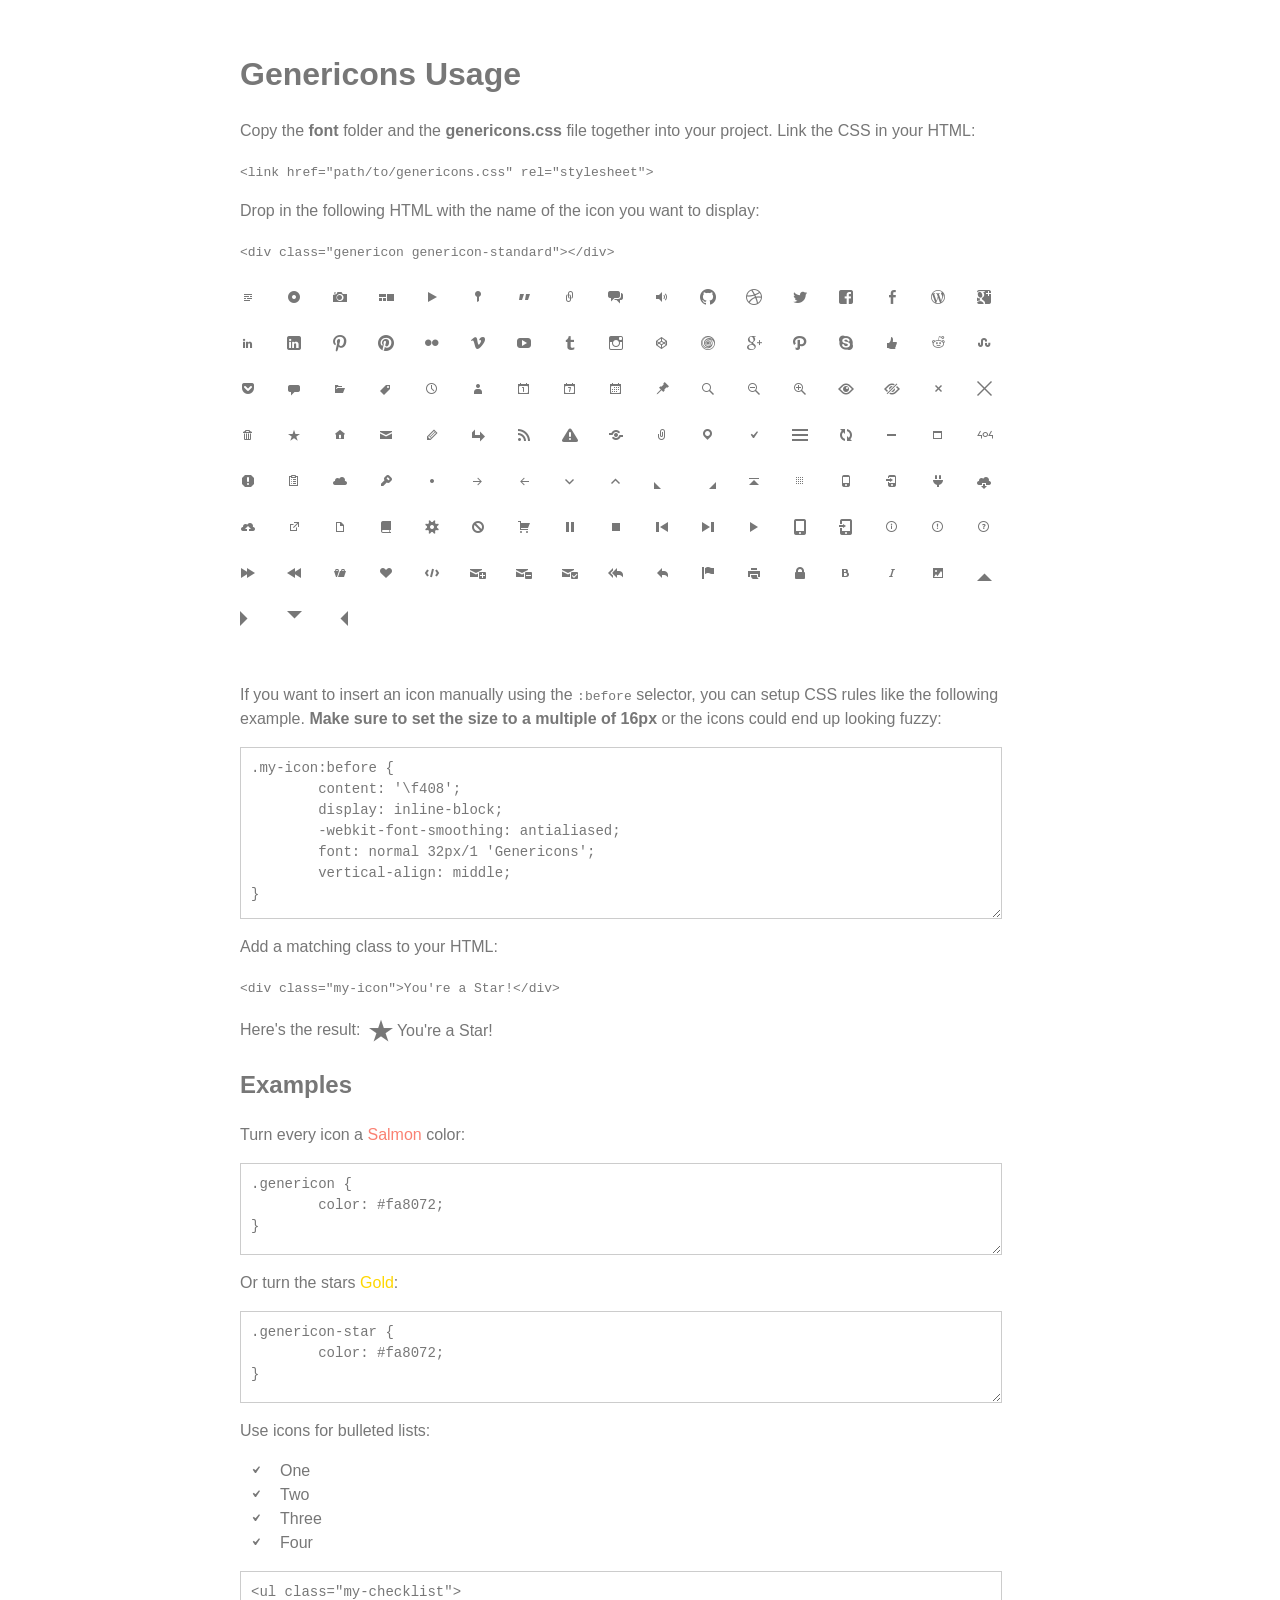
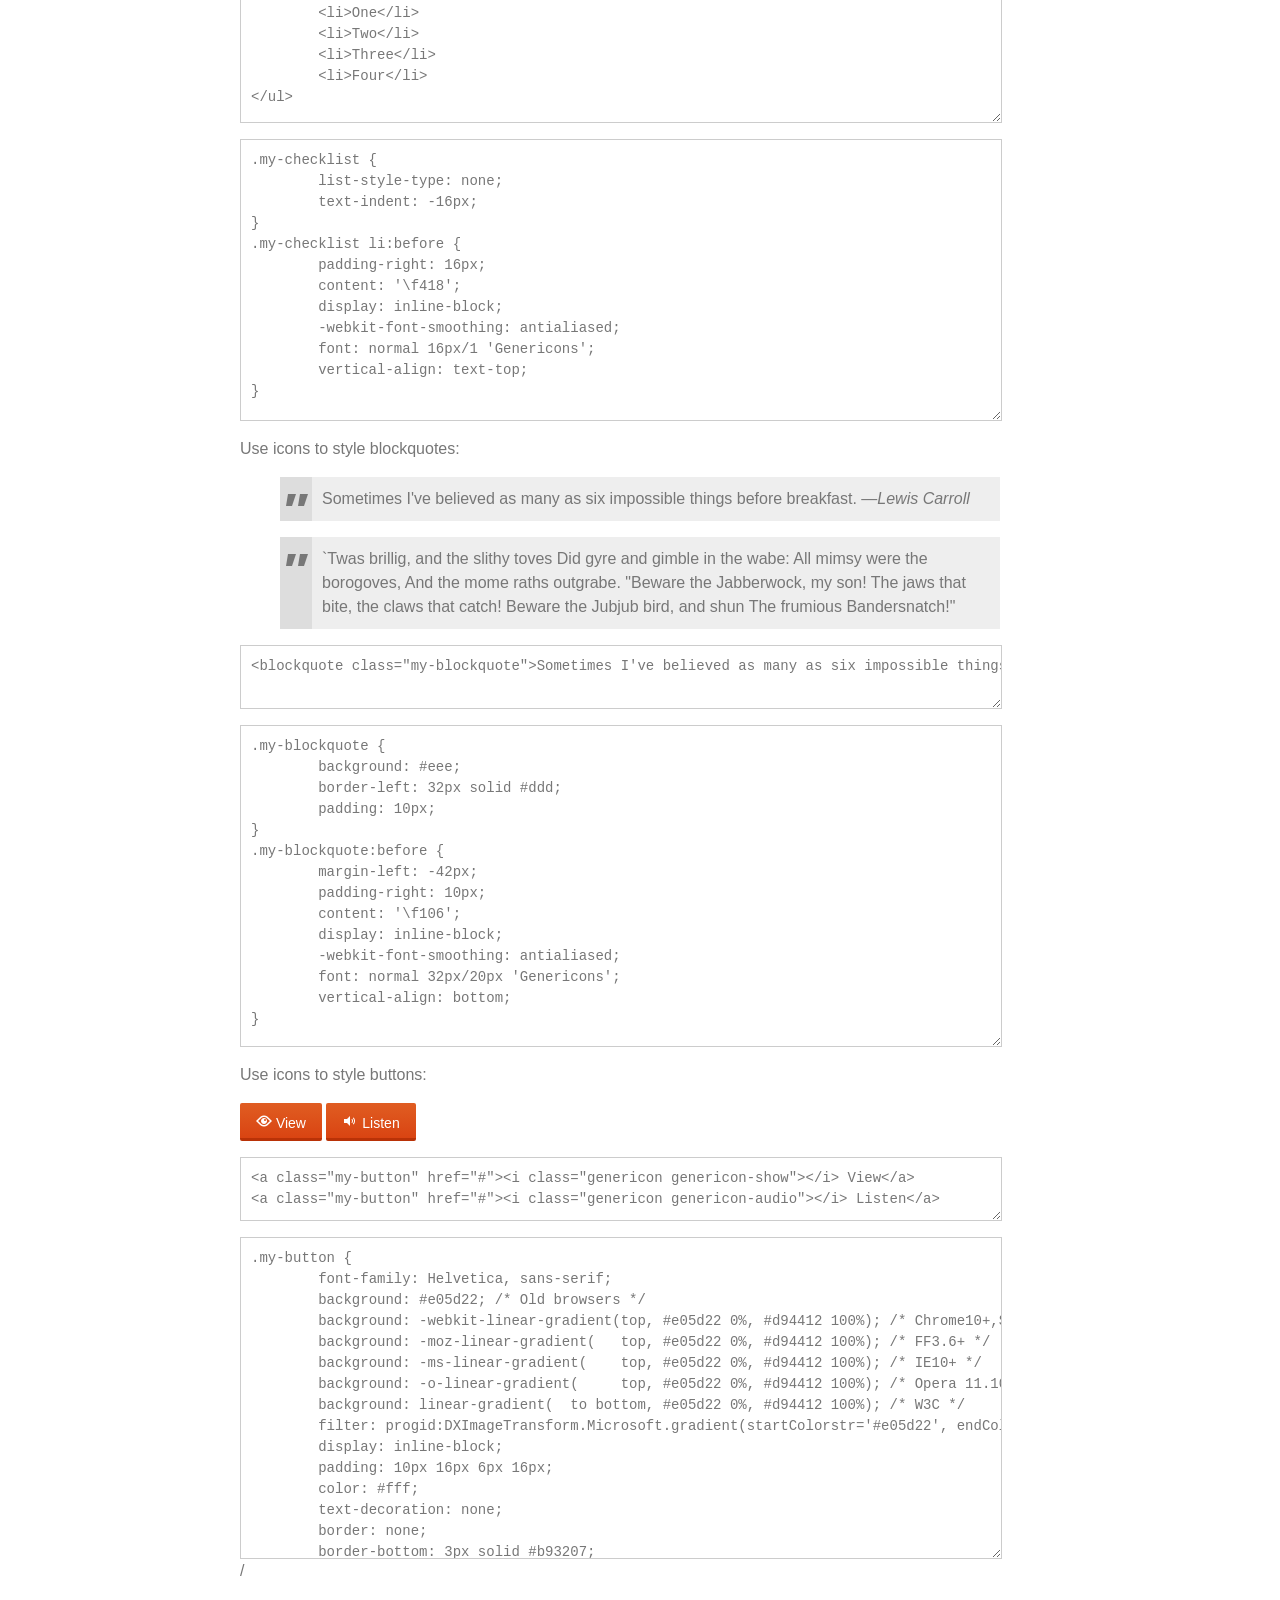
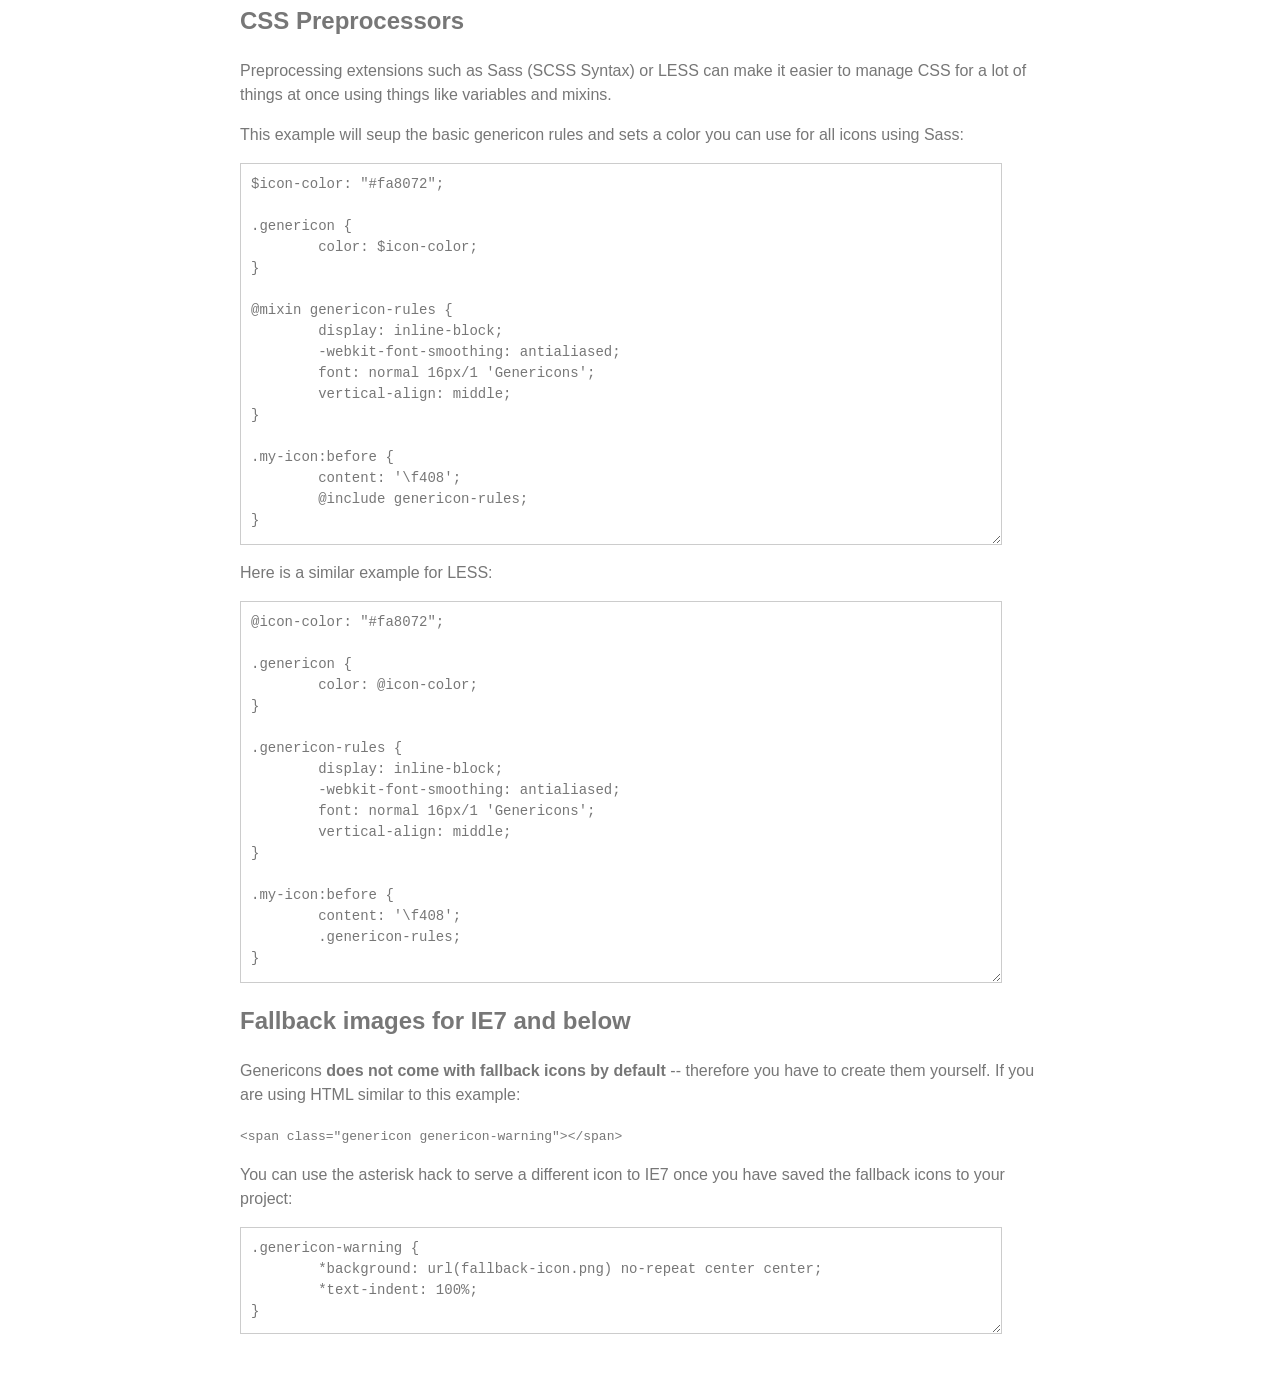
<file: themes/twentyfourteen/genericons/example.html>
<!DOCTYPE html>
<html dir="ltr" lang="en">
<head>
<title>Genericons</title>
<link rel="stylesheet" href="genericons.css">
<style type="text/css">
body {
	font-family: sans-serif;
	line-height: 1.5;
	width: 800px;
	margin: 50px auto;
	color: #777;
	background: white;
}
.icons {
	overflow: hidden;
	padding: 10px 0;
}
.icons div {
	cursor: pointer;
	float: left;
	margin: 0 30px 30px 0;
}
.icons:hover div {
	background: #f7f7f7;
}
.code {
        display: block;
        font: 14px/1.5 monospace;
        width: 740px;
        white-space: pre;
        border: 1px solid #ccc;
        padding: 10px;
        color: #777;
        overflow: auto;
}
.my-icon:before {
	content: '\f408';
        display: inline-block;
        -webkit-font-smoothing: antialiased;
        font: normal 32px/1 'Genericons';
        vertical-align: middle;
}
/* For the Examples */
.my-checklist {
	list-style-type: none;
	text-indent: -16px;
}
.my-checklist li:before {
	padding-right: 16px;
	content: '\f418';
        display: inline-block;
        -webkit-font-smoothing: antialiased;
        font: normal 16px/1 'Genericons';
        vertical-align: text-top;
}
.my-blockquote {
	background: #eee;
	border-left: 32px solid #ddd;
	padding: 10px;
}
.my-blockquote:before {
	margin-left: -42px;
	padding-right: 10px;
        content: '\f106';
        display: inline-block;
        -webkit-font-smoothing: antialiased;
        font: normal 32px/20px 'Genericons';
        vertical-align: bottom;
}
.my-button {
	font-family: Helvetica, sans-serif;
	font-size: 14px;
	background: #e05d22; /* Old browsers */
	background: -webkit-linear-gradient(top, #e05d22 0%, #d94412 100%); /* Chrome10+,Safari5.1+ */
	background: -moz-linear-gradient(   top, #e05d22 0%, #d94412 100%); /* FF3.6+ */
	background: -ms-linear-gradient(    top, #e05d22 0%, #d94412 100%); /* IE10+ */
	background: -o-linear-gradient(     top, #e05d22 0%, #d94412 100%); /* Opera 11.10+ */
	background: linear-gradient(  to bottom, #e05d22 0%, #d94412 100%); /* W3C */
	filter: progid:DXImageTransform.Microsoft.gradient(startColorstr='#e05d22', endColorstr='#d94412', GradientType=0); /* IE6-9 */
	display: inline-block;
	padding: 10px 16px 4px 16px;
	color: #fff;
	text-decoration: none;
	border: none;
	border-bottom: 3px solid #b93207;
	border-radius: 2px;
}
.my-button:hover,
.my-button:focus {
	background: #ed6a31; /* Old browsers */
	background: -webkit-linear-gradient(top, #ed6a31 0%, #e55627 100%); /* Chrome10+,Safari5.1+ */
	background: -moz-linear-gradient(   top, #ed6a31 0%, #e55627 100%); /* FF3.6+ */
	background: -ms-linear-gradient(    top, #ed6a31 0%, #e55627 100%); /* IE10+ */
	background: -o-linear-gradient(     top, #ed6a31 0%, #e55627 100%); /* Opera 11.10+ */
	background: linear-gradient(  to bottom, #ed6a31 0%, #e55627 100%); /* W3C */
	filter: progid:DXImageTransform.Microsoft.gradient(startColorstr='#ed6a31', endColorstr='#e55627', GradientType=0); /* IE6-9 */
	outline: none;
}
.my-button:active {
	background: #d94412; /* Old browsers */
	background: -webkit-linear-gradient(top, #d94412 0%, #e05d22 100%); /* Chrome10+,Safari5.1+ */
	background: -moz-linear-gradient(   top, #d94412 0%, #e05d22 100%); /* FF3.6+ */
	background: -ms-linear-gradient(    top, #d94412 0%, #e05d22 100%); /* IE10+ */
	background: -o-linear-gradient(     top, #d94412 0%, #e05d22 100%); /* Opera 11.10+ */
	background: linear-gradient(  to bottom, #d94412 0%, #e05d22 100%); /* W3C */
	filter: progid:DXImageTransform.Microsoft.gradient(startColorstr='#d94412', endColorstr='#e05d22', GradientType=0); /* IE6-9 */
	border: none;
	border-top: 3px solid #b93207;
	padding: 6px 16px 7px 16px;
}
</style>
</head>
<body>

<div class="section">

	<h1>Genericons Usage</h1>

	<p>Copy the <strong>font</strong> folder and the <strong>genericons.css</strong> file together into your project. Link the CSS in your HTML:</p>

	<p><code>&lt;link href="path/to/genericons.css" rel="stylesheet"&gt;</code></p>

	<p>Drop in the following HTML with the name of the icon you want to display:</p>

	<p><code>&lt;div class="genericon genericon-standard"&gt;&lt;/div&gt;</code></p>

	<div class="icons">
	
		<!-- post formats -->
		<div alt="f100" class="genericon genericon-standard"></div>
		<div alt="f101" class="genericon genericon-aside"></div>
		<div alt="f102" class="genericon genericon-image"></div>
		<div alt="f103" class="genericon genericon-gallery"></div>
		<div alt="f104" class="genericon genericon-video"></div>
		<div alt="f105" class="genericon genericon-status"></div>
		<div alt="f106" class="genericon genericon-quote"></div>
		<div alt="f107" class="genericon genericon-link"></div>
		<div alt="f108" class="genericon genericon-chat"></div>
		<div alt="f109" class="genericon genericon-audio"></div>

		<!-- social icons -->
		<div alt="f200" class="genericon genericon-github"></div>
		<div alt="f201" class="genericon genericon-dribbble"></div>
		<div alt="f202" class="genericon genericon-twitter"></div>
		<div alt="f203" class="genericon genericon-facebook"></div>
		<div alt="f204" class="genericon genericon-facebook-alt"></div>
		<div alt="f205" class="genericon genericon-wordpress"></div>
		<div alt="f206" class="genericon genericon-googleplus"></div>
		<div alt="f207" class="genericon genericon-linkedin"></div>
		<div alt="f208" class="genericon genericon-linkedin-alt"></div>
		<div alt="f209" class="genericon genericon-pinterest"></div>
		<div alt="f210" class="genericon genericon-pinterest-alt"></div>
		<div alt="f211" class="genericon genericon-flickr"></div>
		<div alt="f212" class="genericon genericon-vimeo"></div>
		<div alt="f213" class="genericon genericon-youtube"></div>
		<div alt="f214" class="genericon genericon-tumblr"></div>
		<div alt="f215" class="genericon genericon-instagram"></div>
		<div alt="f216" class="genericon genericon-codepen"></div>
		<div alt="f217" class="genericon genericon-polldaddy"></div>
		<div alt="f218" class="genericon genericon-googleplus-alt"></div>
		<div alt="f219" class="genericon genericon-path"></div>
		<div alt="f220" class="genericon genericon-skype"></div>
		<div alt="f221" class="genericon genericon-digg"></div>
		<div alt="f222" class="genericon genericon-reddit"></div>
		<div alt="f223" class="genericon genericon-stumbleupon"></div>
		<div alt="f224" class="genericon genericon-pocket"></div>

		<!-- meta icons -->
		<div alt="f300" class="genericon genericon-comment"></div>
		<div alt="f301" class="genericon genericon-category"></div>
		<div alt="f302" class="genericon genericon-tag"></div>
		<div alt="f303" class="genericon genericon-time"></div>
		<div alt="f304" class="genericon genericon-user"></div>
		<div alt="f305" class="genericon genericon-day"></div>
		<div alt="f306" class="genericon genericon-week"></div>
		<div alt="f307" class="genericon genericon-month"></div>
		<div alt="f308" class="genericon genericon-pinned"></div>

		<!-- other icons -->
		<div alt="f400" class="genericon genericon-search"></div>
		<div alt="f401" class="genericon genericon-unzoom"></div>
		<div alt="f402" class="genericon genericon-zoom"></div>
		<div alt="f403" class="genericon genericon-show"></div>
		<div alt="f404" class="genericon genericon-hide"></div>
		<div alt="f405" class="genericon genericon-close"></div>
		<div alt="f406" class="genericon genericon-close-alt"></div>
		<div alt="f407" class="genericon genericon-trash"></div>
		<div alt="f408" class="genericon genericon-star"></div>
		<div alt="f409" class="genericon genericon-home"></div>
		<div alt="f410" class="genericon genericon-mail"></div>
		<div alt="f411" class="genericon genericon-edit"></div>
		<div alt="f412" class="genericon genericon-reply"></div>
		<div alt="f413" class="genericon genericon-feed"></div>
		<div alt="f414" class="genericon genericon-warning"></div>
		<div alt="f415" class="genericon genericon-share"></div>
		<div alt="f416" class="genericon genericon-attachment"></div>
		<div alt="f417" class="genericon genericon-location"></div>
		<div alt="f418" class="genericon genericon-checkmark"></div>
		<div alt="f419" class="genericon genericon-menu"></div>
		<div alt="f420" class="genericon genericon-refresh"></div>
		<div alt="f421" class="genericon genericon-minimize"></div>
		<div alt="f422" class="genericon genericon-maximize"></div>
		<div alt="f423" class="genericon genericon-404"></div>
		<div alt="f424" class="genericon genericon-spam"></div>
		<div alt="f425" class="genericon genericon-summary"></div>
		<div alt="f426" class="genericon genericon-cloud"></div>
		<div alt="f427" class="genericon genericon-key"></div>
		<div alt="f428" class="genericon genericon-dot"></div>
		<div alt="f429" class="genericon genericon-next"></div>
		<div alt="f430" class="genericon genericon-previous"></div>
		<div alt="f431" class="genericon genericon-expand"></div>
		<div alt="f432" class="genericon genericon-collapse"></div>
		<div alt="f433" class="genericon genericon-dropdown"></div>
		<div alt="f434" class="genericon genericon-dropdown-left"></div>
		<div alt="f435" class="genericon genericon-top"></div>
		<div alt="f436" class="genericon genericon-draggable"></div>
		<div alt="f437" class="genericon genericon-phone"></div>
		<div alt="f438" class="genericon genericon-send-to-phone"></div>
		<div alt="f439" class="genericon genericon-plugin"></div>
		<div alt="f440" class="genericon genericon-cloud-download"></div>
		<div alt="f441" class="genericon genericon-cloud-upload"></div>
		<div alt="f442" class="genericon genericon-external"></div>
		<div alt="f443" class="genericon genericon-document"></div>
		<div alt="f444" class="genericon genericon-book"></div>
		<div alt="f445" class="genericon genericon-cog"></div>
		<div alt="f446" class="genericon genericon-unapprove"></div>
		<div alt="f447" class="genericon genericon-cart"></div>
		<div alt="f448" class="genericon genericon-pause"></div>
		<div alt="f449" class="genericon genericon-stop"></div>
		<div alt="f450" class="genericon genericon-skip-back"></div>
		<div alt="f451" class="genericon genericon-skip-ahead"></div>
		<div alt="f452" class="genericon genericon-play"></div>
		<div alt="f453" class="genericon genericon-tablet"></div>
		<div alt="f454" class="genericon genericon-send-to-tablet"></div>
		<div alt="f455" class="genericon genericon-info"></div>
		<div alt="f456" class="genericon genericon-notice"></div>
		<div alt="f457" class="genericon genericon-help"></div>
		<div alt="f458" class="genericon genericon-fastforward"></div>
		<div alt="f459" class="genericon genericon-rewind"></div>
		<div alt="f460" class="genericon genericon-portfolio"></div>
		<div alt="f461" class="genericon genericon-heart"></div>
		<div alt="f462" class="genericon genericon-code"></div>
		<div alt="f463" class="genericon genericon-subscribe"></div>
		<div alt="f464" class="genericon genericon-unsubscribe"></div>
		<div alt="f465" class="genericon genericon-subscribed"></div>
		<div alt="f466" class="genericon genericon-reply-alt"></div>
		<div alt="f467" class="genericon genericon-reply-single"></div>
		<div alt="f468" class="genericon genericon-flag"></div>
		<div alt="f469" class="genericon genericon-print"></div>
		<div alt="f470" class="genericon genericon-lock"></div>
		<div alt="f471" class="genericon genericon-bold"></div>
		<div alt="f472" class="genericon genericon-italic"></div>
		<div alt="f473" class="genericon genericon-picture"></div>

		<!-- generic shapes -->
		<div alt="f500" class="genericon genericon-uparrow"></div>
		<div alt="f501" class="genericon genericon-rightarrow"></div>
		<div alt="f502" class="genericon genericon-downarrow"></div>
		<div alt="f503" class="genericon genericon-leftarrow"></div>

	</div>

	<p>If you want to insert an icon manually using the <code>:before</code> selector, you can setup CSS rules like the following example. <strong>Make sure to set the size to a multiple of 16px</strong> or the icons could end up looking fuzzy:</p>

<p><textarea class="code" style="min-height: 150px;" onclick="select();">.my-icon:before {
	content: '\f408';
        display: inline-block;
        -webkit-font-smoothing: antialiased;
        font: normal 32px/1 'Genericons';
        vertical-align: middle;
}</textarea></p>

	<p>Add a matching class to your HTML:</p>

	<p><code>&lt;div class="my-icon"&gt;You're a Star!&lt;/div&gt;</code></p>

	<p>Here's the result: <span class="my-icon">You're a Star!</span></p>

	<h2>Examples</h2>

	<p>Turn every icon a <span style="color: #fa8072;">Salmon</span> color:</p>

<p><textarea class="code" style="min-height: 70px" onclick="select();">
.genericon {
	color: #fa8072;
}</textarea></p>

	<p>Or turn the stars <span style="color: #ffd700;">Gold</span>:</p>

<p><textarea class="code" style="min-height: 70px" onclick="select();">
.genericon-star {
	color: #fa8072;
}</textarea></p>

	<p>Use icons for bulleted lists:</p>

	<ul class="my-checklist">
		<li>One</li>
		<li>Two</li>
		<li>Three</li>
		<li>Four</li>
	</ul>

<p><textarea class="code" style="min-height: 130px" onclick="select();">
<ul class="my-checklist">
	<li>One</li>
	<li>Two</li>
	<li>Three</li>
	<li>Four</li>
</ul></textarea></p>

<p><textarea class="code" style="min-height: 260px;" onclick="select();">
.my-checklist {
	list-style-type: none;
	text-indent: -16px;
}
.my-checklist li:before {
	padding-right: 16px;
	content: '\f418';
        display: inline-block;
        -webkit-font-smoothing: antialiased;
        font: normal 16px/1 'Genericons';
        vertical-align: text-top;
}</textarea></p>

	<p>Use icons to style blockquotes:</p>

	<blockquote class="my-blockquote">Sometimes I've believed as many as six impossible things before breakfast. &mdash;<em>Lewis Carroll</em></blockquote>
	<blockquote class="my-blockquote">`Twas brillig, and the slithy toves Did gyre and gimble in the wabe: All mimsy were the borogoves, And the mome raths outgrabe. "Beware the Jabberwock, my son!  The jaws that bite, the claws that catch!  Beware the Jubjub bird, and shun The frumious Bandersnatch!"</blockquote>

<p><textarea class="code" style="min-height: 40px;" onclick="select();"><blockquote class="my-blockquote">Sometimes I've believed as many as six impossible things before breakfast. &mdash;<em>Lewis Carroll</em></blockquote></textarea></p>

<p><textarea class="code" style="min-height: 300px;" onclick="select();">
.my-blockquote {
	background: #eee;
	border-left: 32px solid #ddd;
	padding: 10px;
}
.my-blockquote:before {
	margin-left: -42px;
	padding-right: 10px;
        content: '\f106';
        display: inline-block;
        -webkit-font-smoothing: antialiased;
        font: normal 32px/20px 'Genericons';
        vertical-align: bottom;
} </textarea></p>

	<p>Use icons to style buttons:</p>

	<a class="my-button" href="javascript:void()"><i class="genericon genericon-show"></i> View</a>
	<a class="my-button" href="javascript:void()"><i class="genericon genericon-audio"></i> Listen</a>

<p><textarea class="code" style="min-height: 40px;" onclick="select();"><a class="my-button" href="#"><i class="genericon genericon-show"></i> View</a>
<a class="my-button" href="#"><i class="genericon genericon-audio"></i> Listen</a></textarea></p>

<p><textarea class="code" style="min-height: 300px;" onclick="select();">
.my-button {
	font-family: Helvetica, sans-serif;
	background: #e05d22; /* Old browsers */
	background: -webkit-linear-gradient(top, #e05d22 0%, #d94412 100%); /* Chrome10+,Safari5.1+ */
	background: -moz-linear-gradient(   top, #e05d22 0%, #d94412 100%); /* FF3.6+ */
	background: -ms-linear-gradient(    top, #e05d22 0%, #d94412 100%); /* IE10+ */
	background: -o-linear-gradient(     top, #e05d22 0%, #d94412 100%); /* Opera 11.10+ */
	background: linear-gradient(  to bottom, #e05d22 0%, #d94412 100%); /* W3C */
	filter: progid:DXImageTransform.Microsoft.gradient(startColorstr='#e05d22', endColorstr='#d94412', GradientType=0); /* IE6-9 */
	display: inline-block;
	padding: 10px 16px 6px 16px;
	color: #fff;
	text-decoration: none;
	border: none;
	border-bottom: 3px solid #b93207;
	border-radius: 2px;
}

.my-button:hover,
.my-button:focus {
	background: #ed6a31; /* Old browsers */
	background: -webkit-linear-gradient(top, #ed6a31 0%, #e55627 100%); /* Chrome10+,Safari5.1+ */
	background: -moz-linear-gradient(   top, #ed6a31 0%, #e55627 100%); /* FF3.6+ */
	background: -ms-linear-gradient(    top, #ed6a31 0%, #e55627 100%); /* IE10+ */
	background: -o-linear-gradient(     top, #ed6a31 0%, #e55627 100%); /* Opera 11.10+ */
	background: linear-gradient(  to bottom, #ed6a31 0%, #e55627 100%); /* W3C */
	filter: progid:DXImageTransform.Microsoft.gradient(startColorstr='#ed6a31', endColorstr='#e55627', GradientType=0); /* IE6-9 */
	outline: none;
}

.my-button:active {
	background: #d94412; /* Old browsers */
	background: -webkit-linear-gradient(top, #d94412 0%, #e05d22 100%); /* Chrome10+,Safari5.1+ */
	background: -moz-linear-gradient(   top, #d94412 0%, #e05d22 100%); /* FF3.6+ */
	background: -ms-linear-gradient(    top, #d94412 0%, #e05d22 100%); /* IE10+ */
	background: -o-linear-gradient(     top, #d94412 0%, #e05d22 100%); /* Opera 11.10+ */
	background: linear-gradient(  to bottom, #d94412 0%, #e05d22 100%); /* W3C */
	filter: progid:DXImageTransform.Microsoft.gradient(startColorstr='#d94412', endColorstr='#e05d22', GradientType=0); /* IE6-9 */
	border: none;
	border-top: 3px solid #b93207;
	padding: 6px 16px 10px 16px;
}</textarea>/</p>

	<h2>CSS Preprocessors</h2>

	<p>Preprocessing extensions such as Sass (SCSS Syntax) or LESS</a> can make it easier to manage CSS for a lot of things at once using things like variables and mixins.</p>

	<p>This example will seup the basic genericon rules and sets a color you can use for all icons using Sass:</p>

<p><textarea class="code" style="min-height: 360px;" onclick="select();">$icon-color: "#fa8072";

.genericon {
        color: $icon-color;
}

@mixin genericon-rules {
        display: inline-block;
        -webkit-font-smoothing: antialiased;
        font: normal 16px/1 'Genericons';
        vertical-align: middle;
}

.my-icon:before {
	content: '\f408';
        @include genericon-rules;
}</textarea></p>

	<p>Here is a similar example for LESS:</p>

<p><textarea class="code" style="min-height: 360px;" onclick="select();">@icon-color: "#fa8072";

.genericon {
        color: @icon-color;
}

.genericon-rules {
        display: inline-block;
        -webkit-font-smoothing: antialiased;
        font: normal 16px/1 'Genericons';
        vertical-align: middle;
}

.my-icon:before {
	content: '\f408';
        .genericon-rules;
}</textarea></p>

	<h2>Fallback images for IE7 and below</h2>

	<p>Genericons <strong>does not come with fallback icons by default</strong> -- therefore you have to create them yourself. If you are using HTML similar to this example:

	<p><code>&lt;span class="genericon genericon-warning"&gt;&lt;/span&gt;</code></p>

	<p>You can use the asterisk hack to serve a different icon to IE7 once you have saved the fallback icons to your project:</p>

<textarea class="code" style="min-height: 85px;" onclick="select();">.genericon-warning {
        *background: url(fallback-icon.png) no-repeat center center;
        *text-indent: 100%;
}</textarea>

</div>

</body>
</html>
</file>
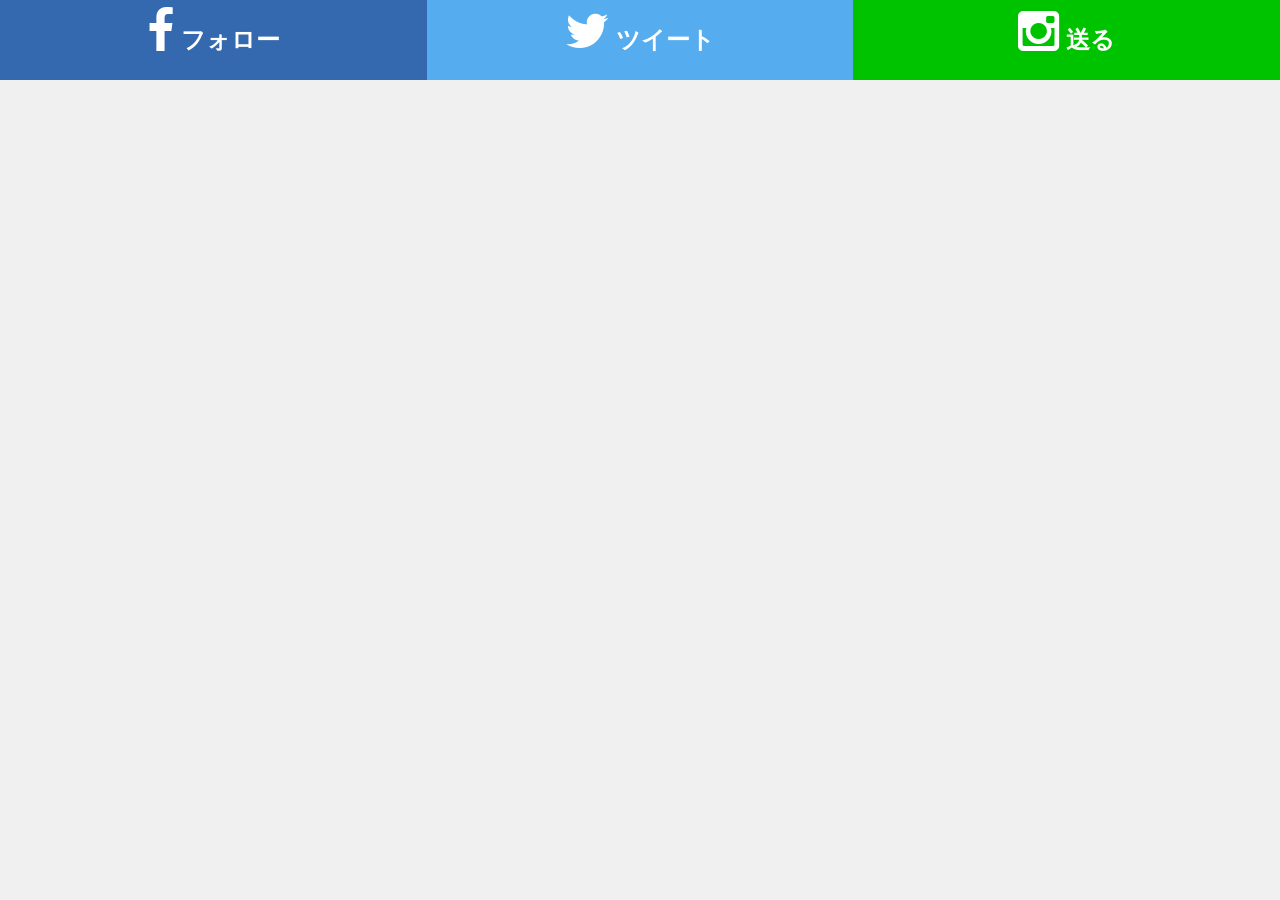
<file: themes/wordpress-bootstrap-master 3/ver1.1.0/social.html>
<!DOCTYPE html>
<html >
	<head>
		<meta charset="utf-8">
    	<meta http-equiv="X-UA-Compatible" content="IE=edge">
    	<meta name="viewport" content="width=device-width,initial-scale=0.5">
    	<!-- Bootstrap -->
    	<link rel="stylesheet" href="./css/bootstrap.min.css">
    	<link rel="stylesheet" href="./font-awesome/css/font-awesome.min.css">
    	<link rel="stylesheet" href="./css/social.css">
    	<!-- Original Style -->
    	<link href="css/style.css" rel="stylesheet">
	    <!-- HTML5 Shim and Respond.js IE8 support of HTML5 elements and media queries -->
	    <!-- WARNING: Respond.js doesn't work if you view the page via file:// -->
	    <!--[if lt IE 9]>
	      <script src="https://oss.maxcdn.com/libs/html5shiv/3.7.0/html5shiv.js"></script>
	      <script src="https://oss.maxcdn.com/libs/respond.js/1.4.2/respond.min.js"></script>
	    <![endif]-->
	    <script src="js/jquery.js"></script>
	</head>
<body>
<div class="container">
	<div class="row">
		<div class="col-xs-4 button facebook text-center"><i class="fa fa-facebook"></i> フォロー</div>
		<div class="col-xs-4 button twitter text-center"><i class="fa fa-twitter"></i> ツイート</div>
		<div class="col-xs-4 button line text-center"><i class="fa fa-instagram"></i> 送る</div>
	</div>
</div>
</body>
</html>
</file>
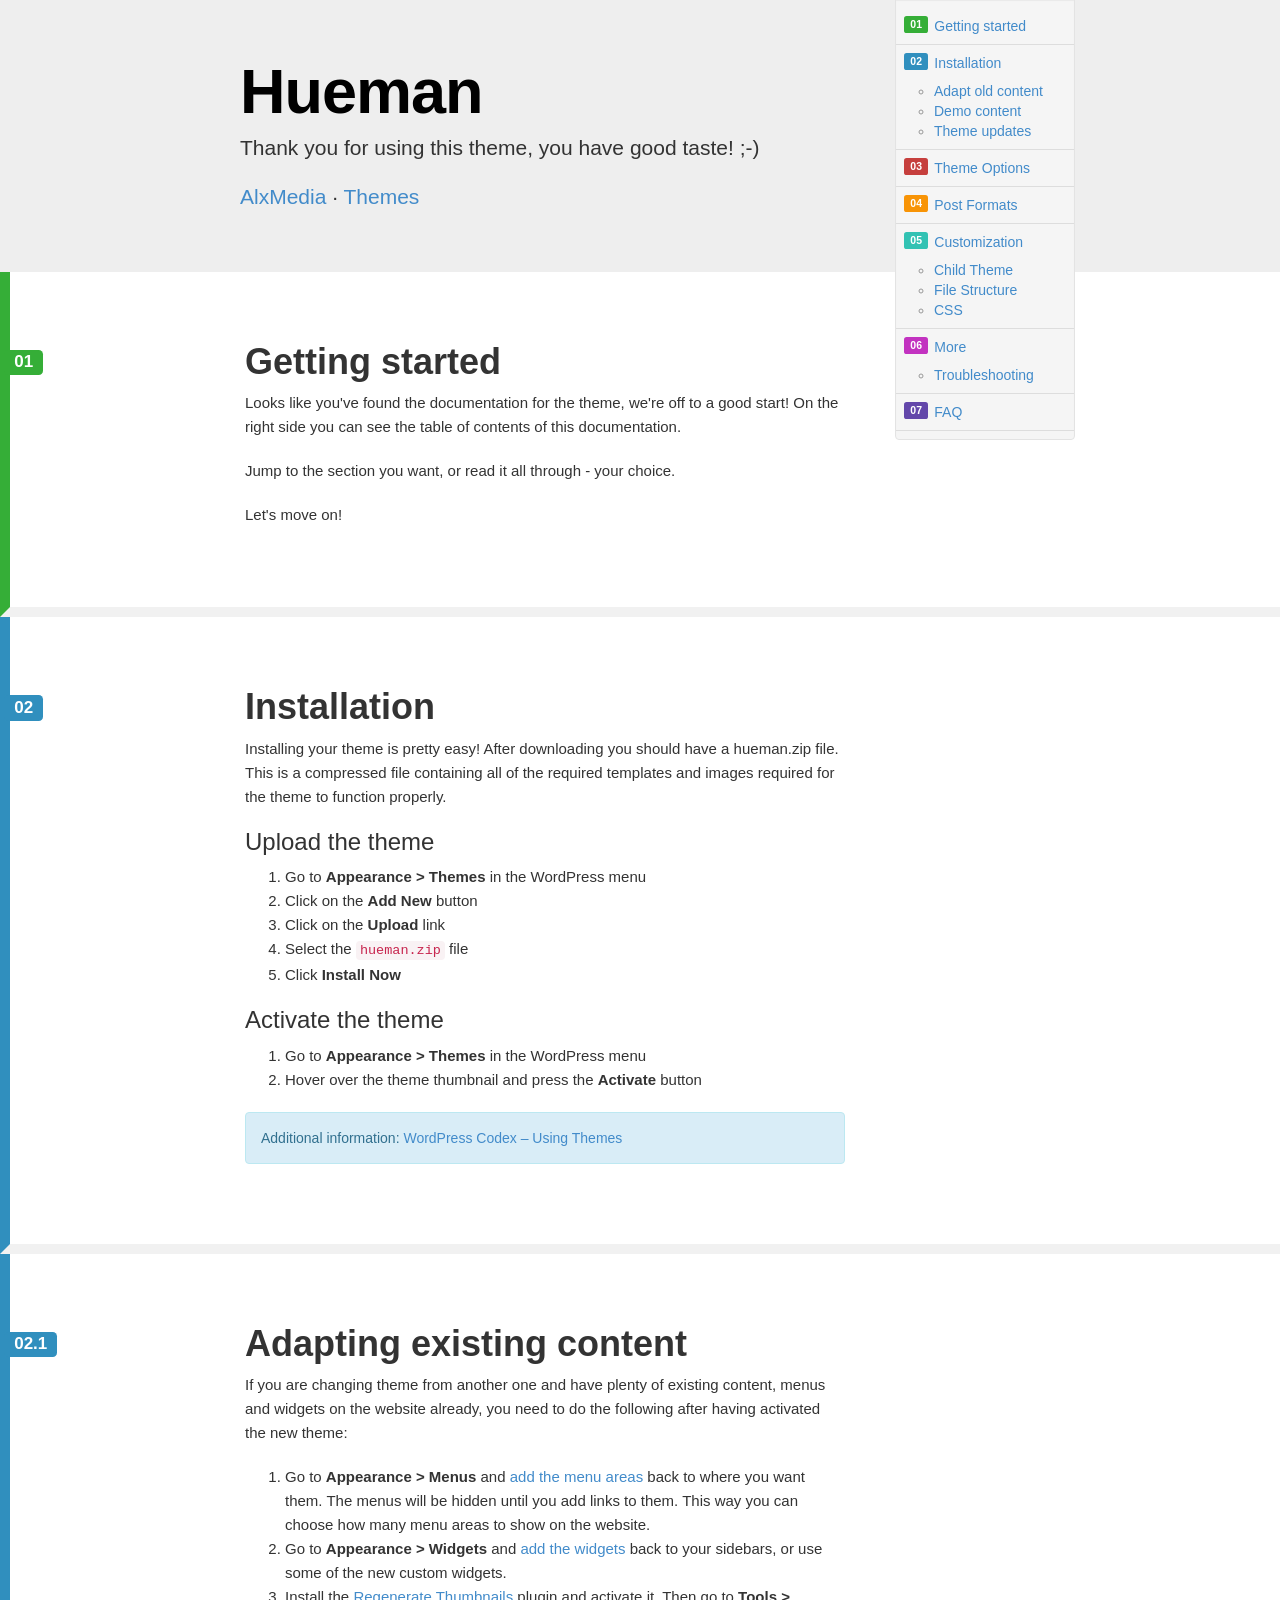
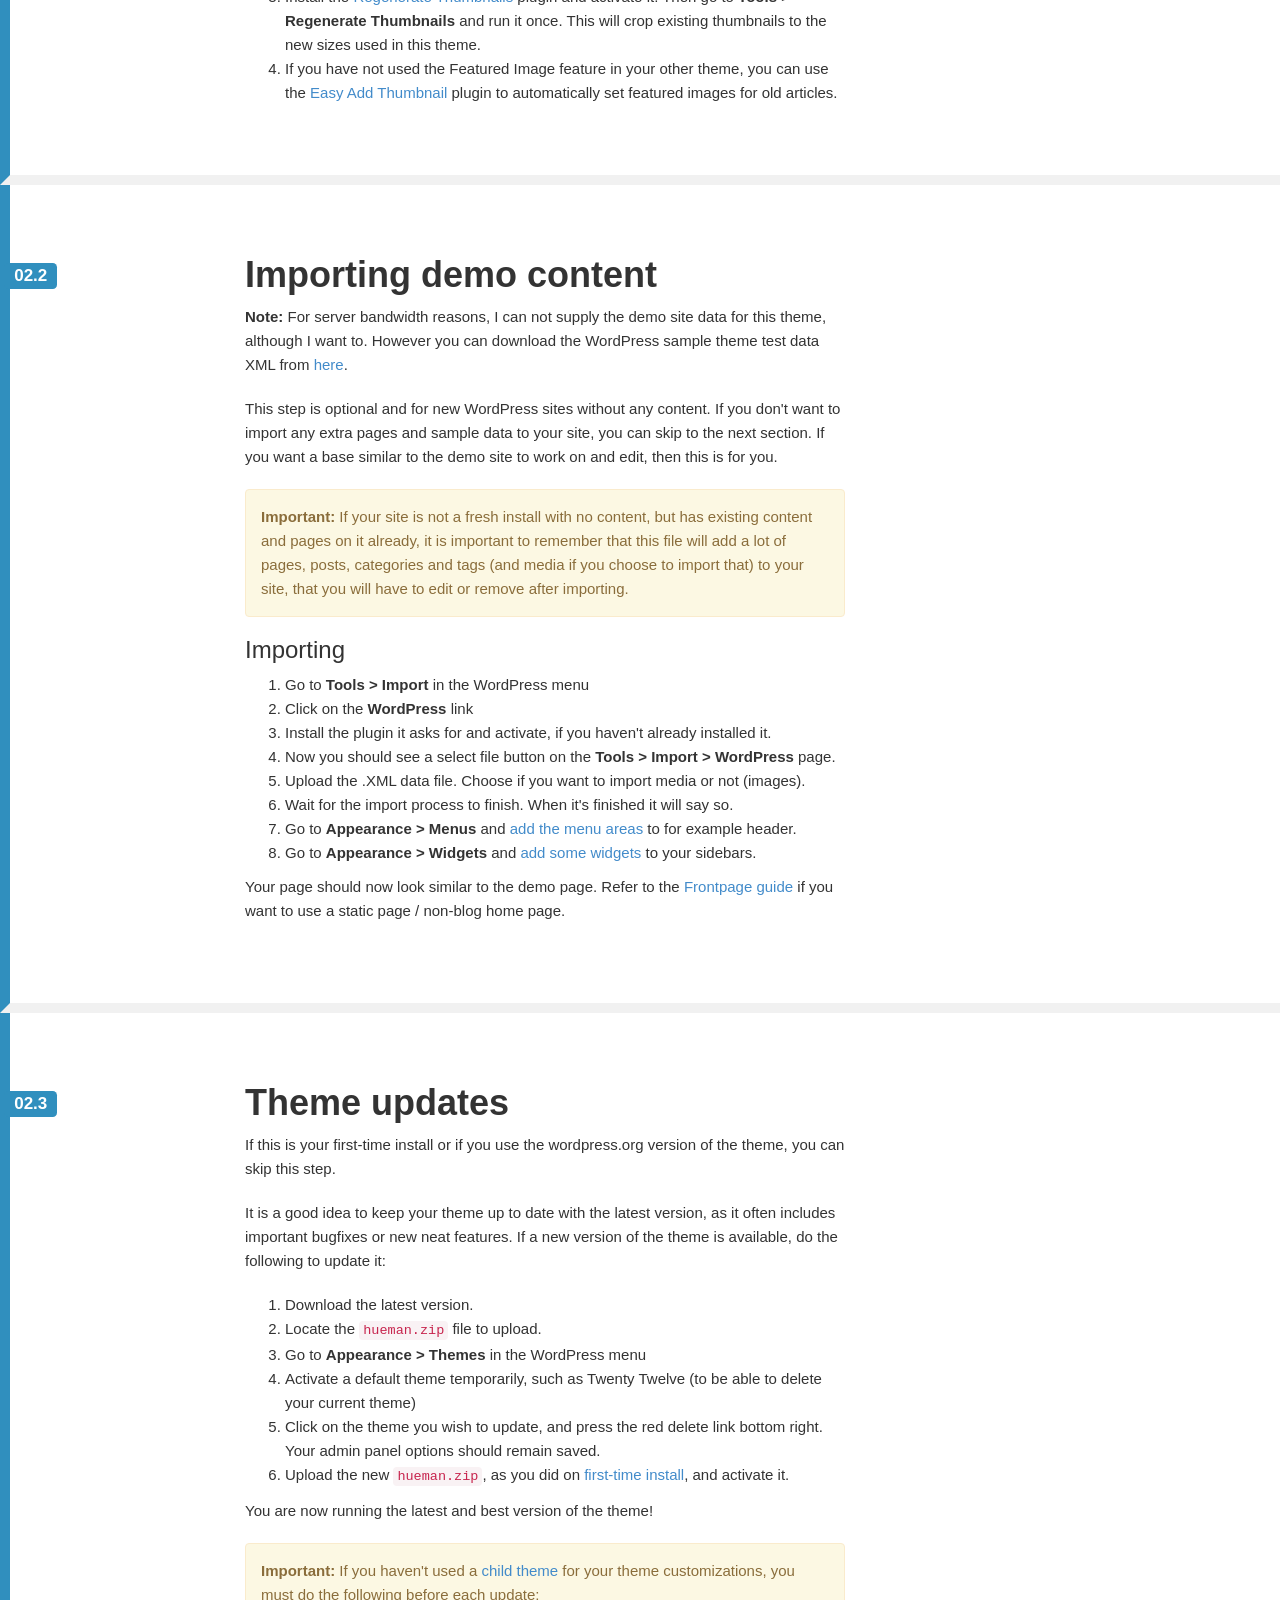
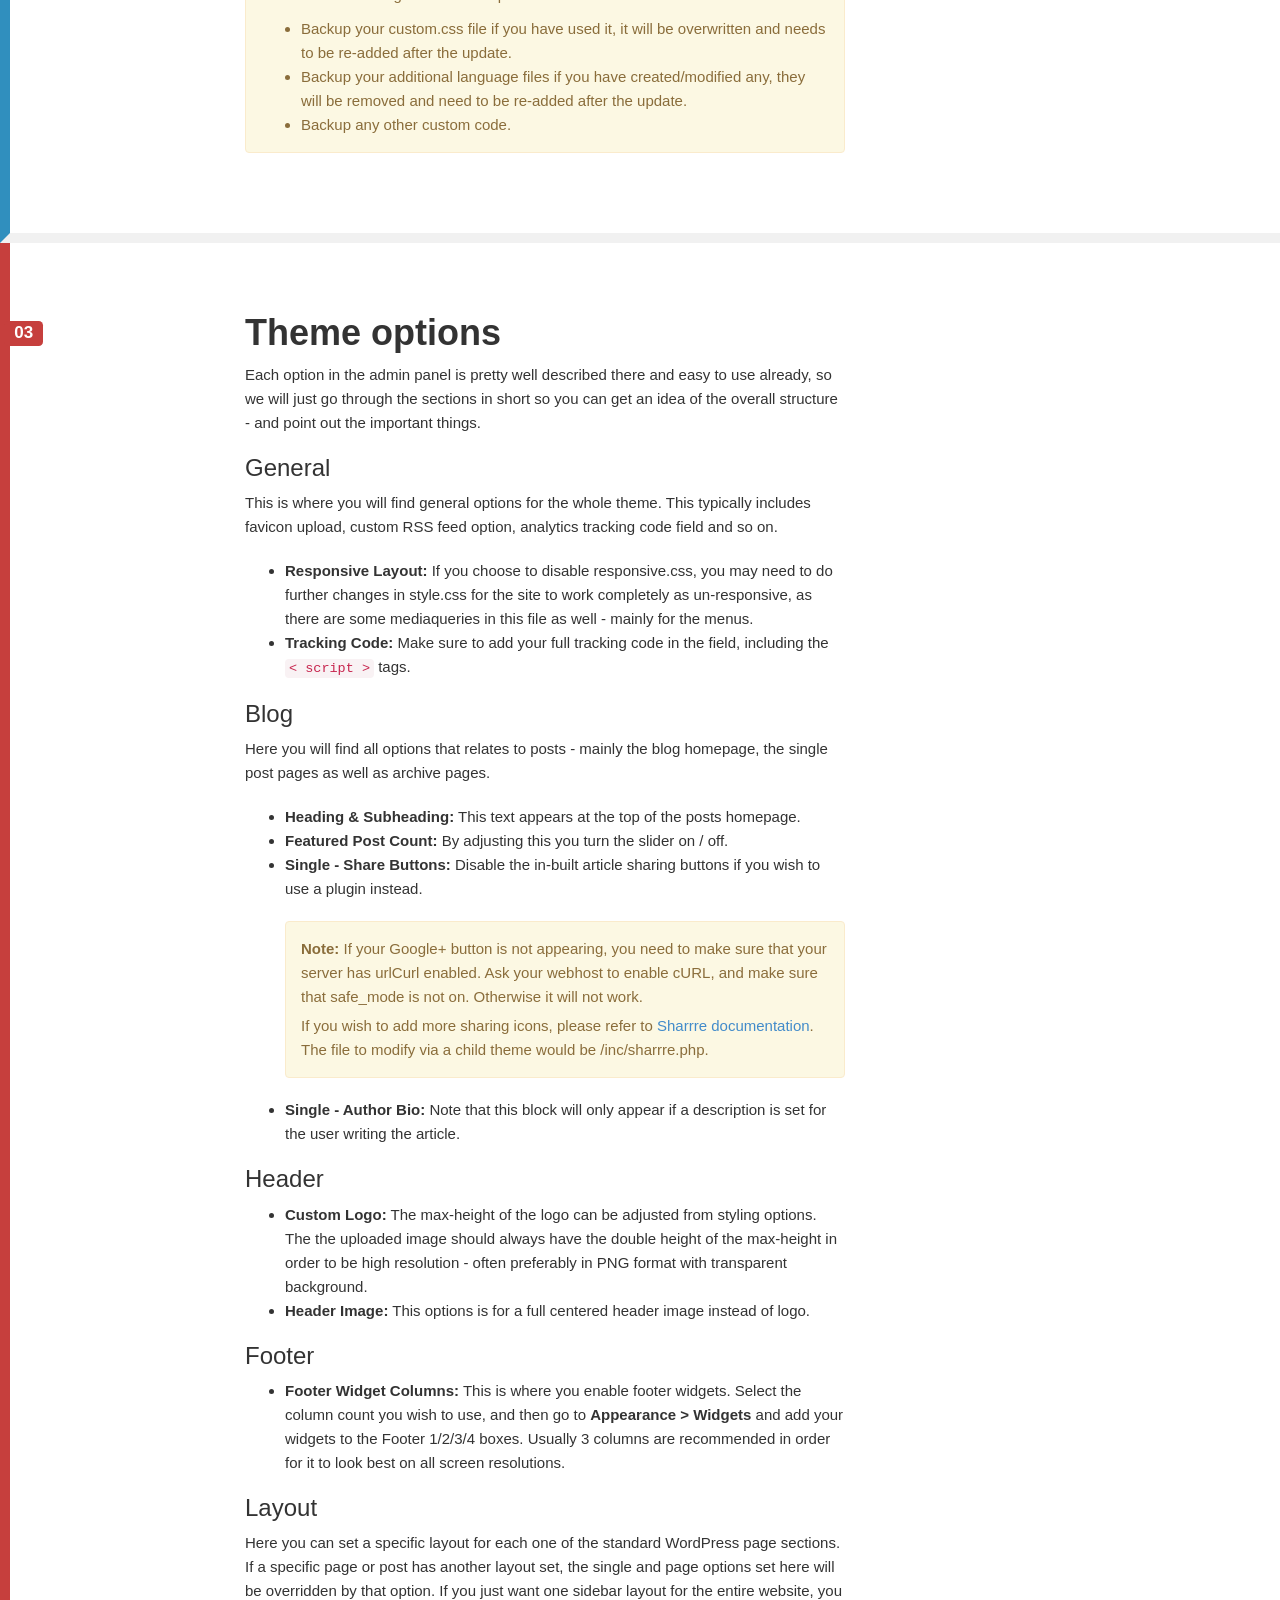
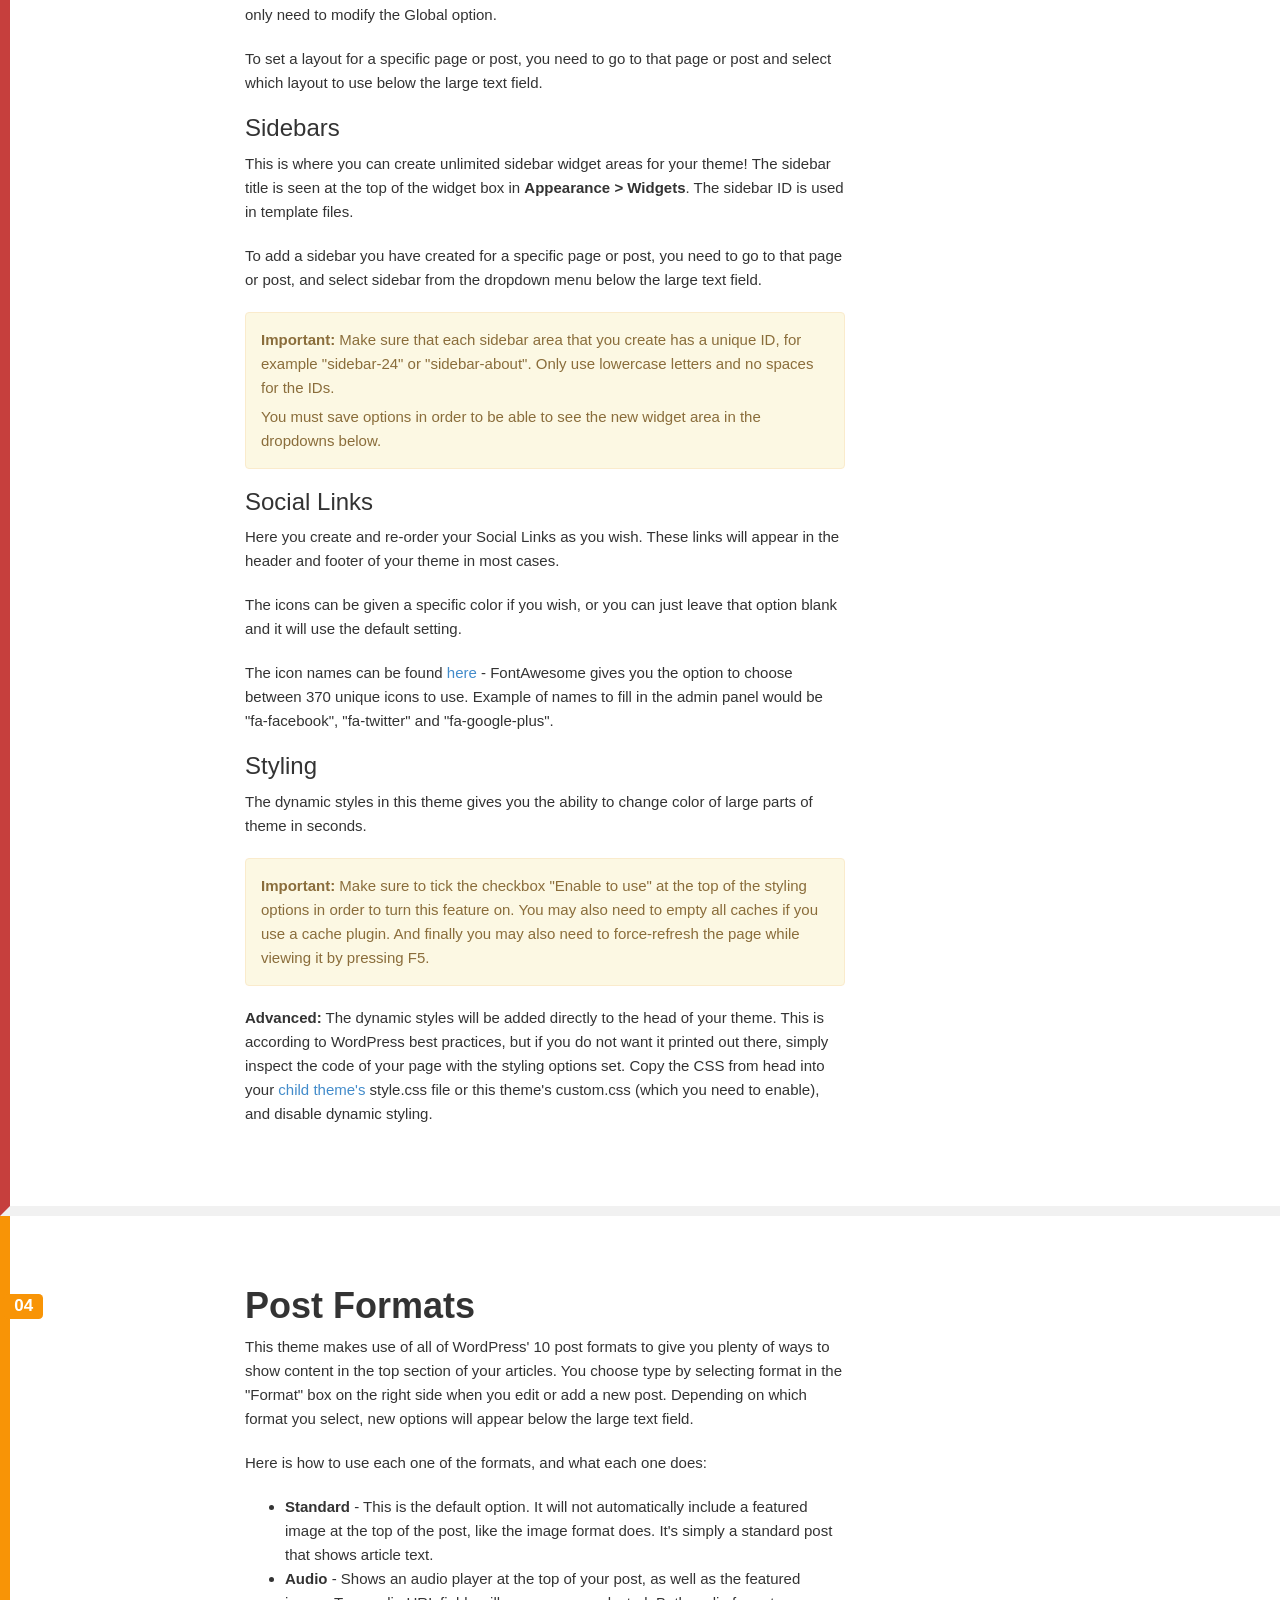
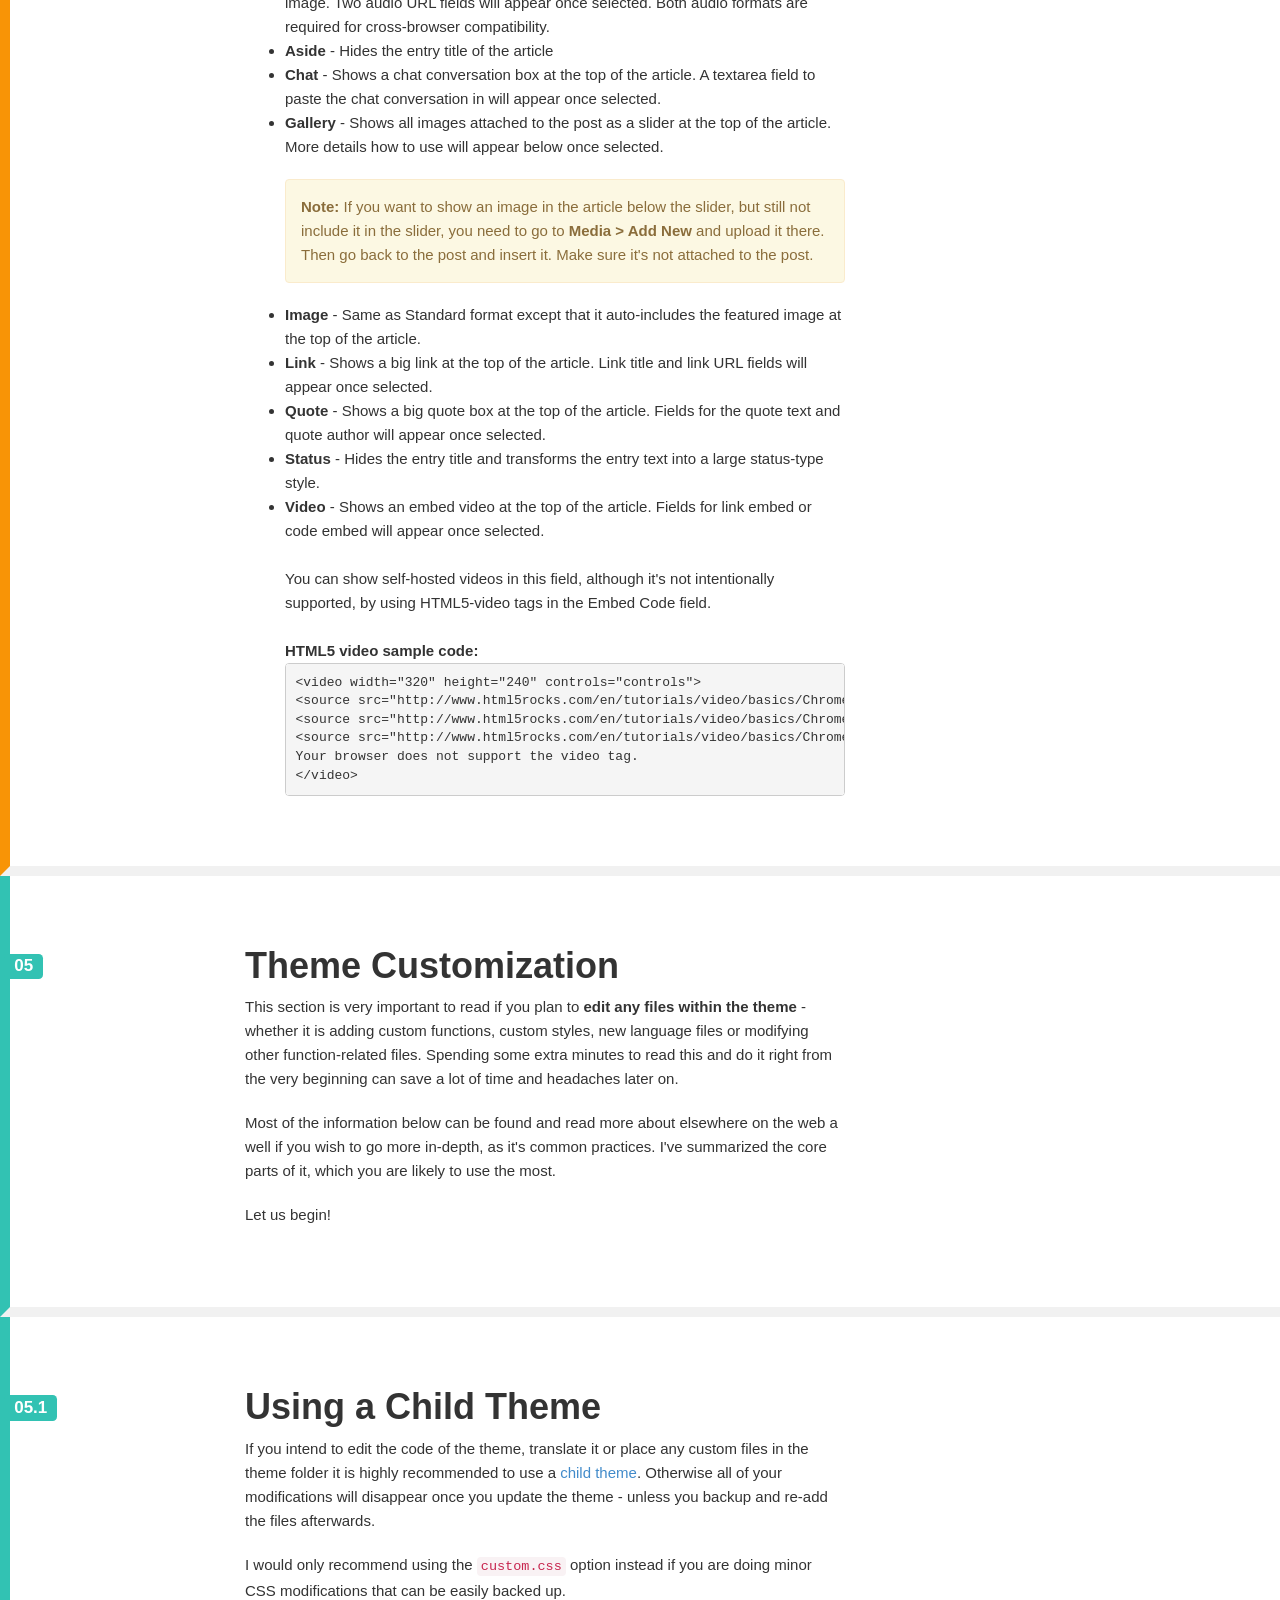
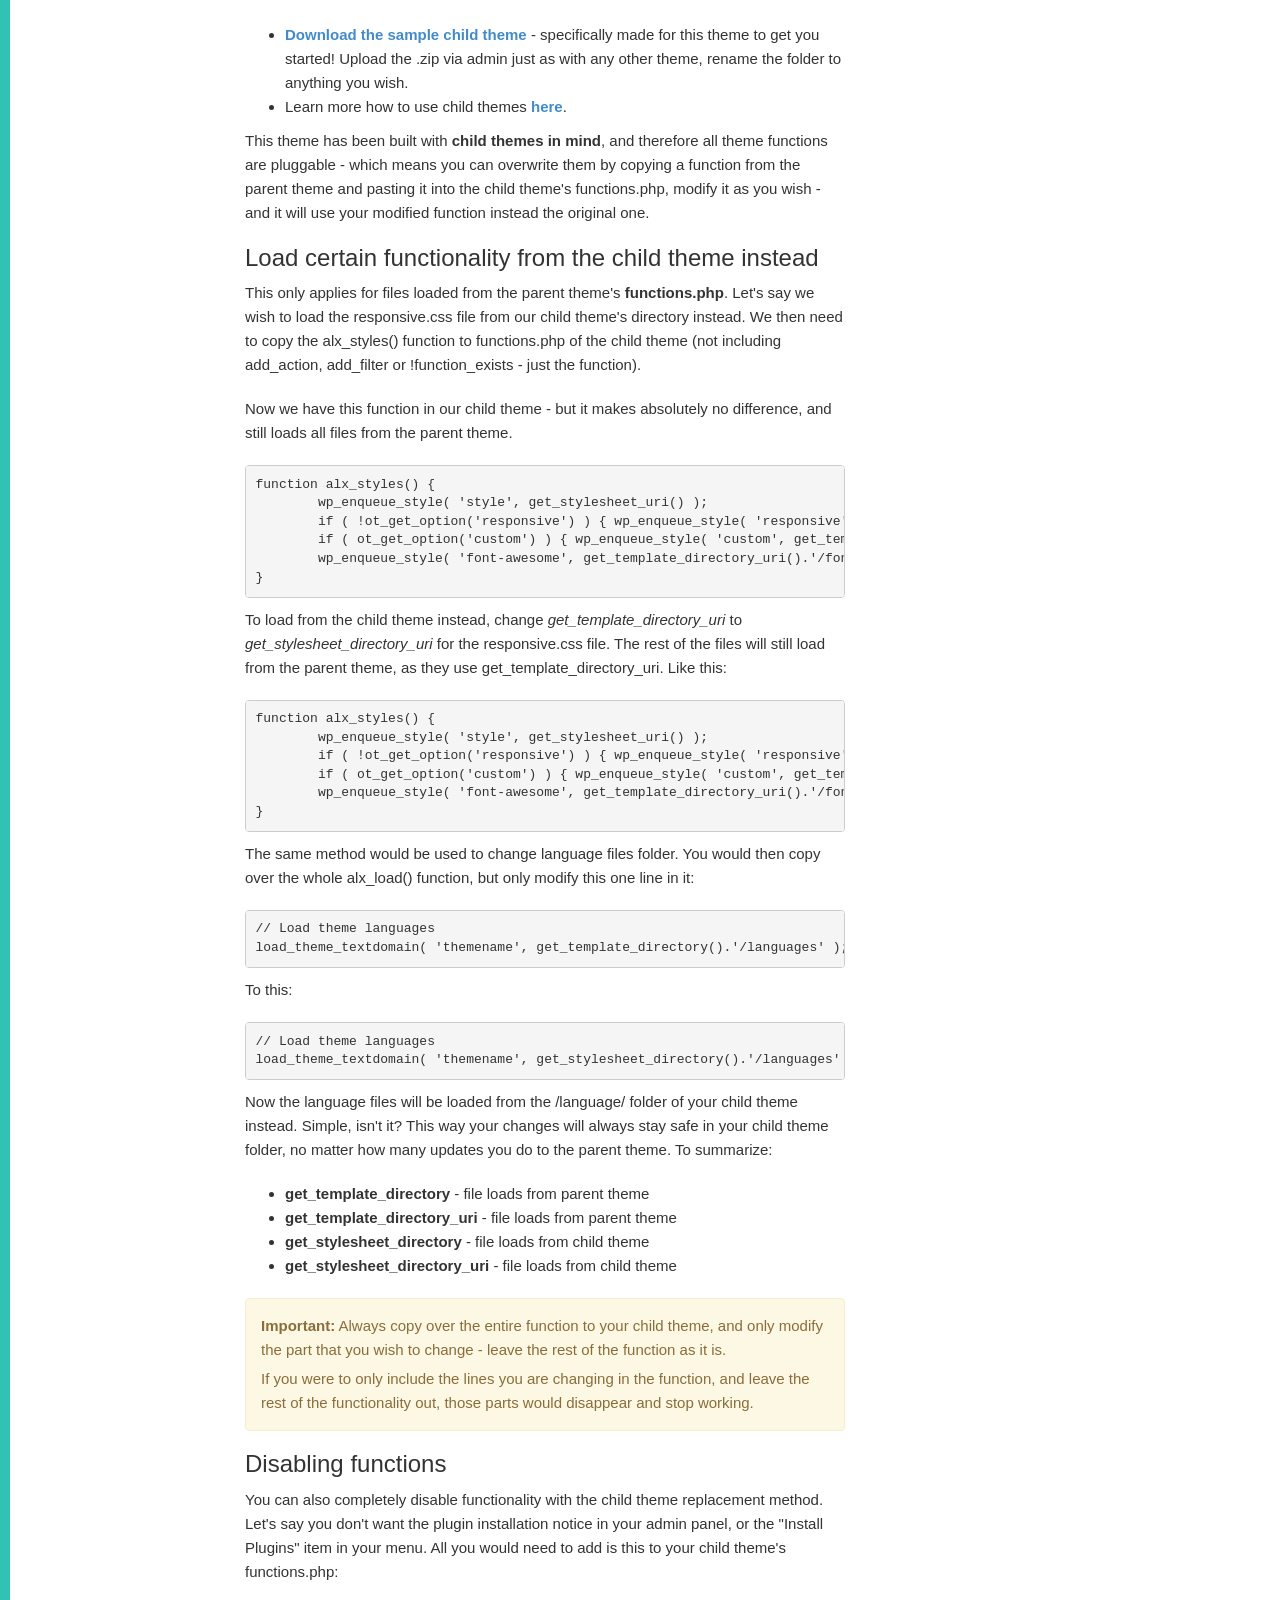
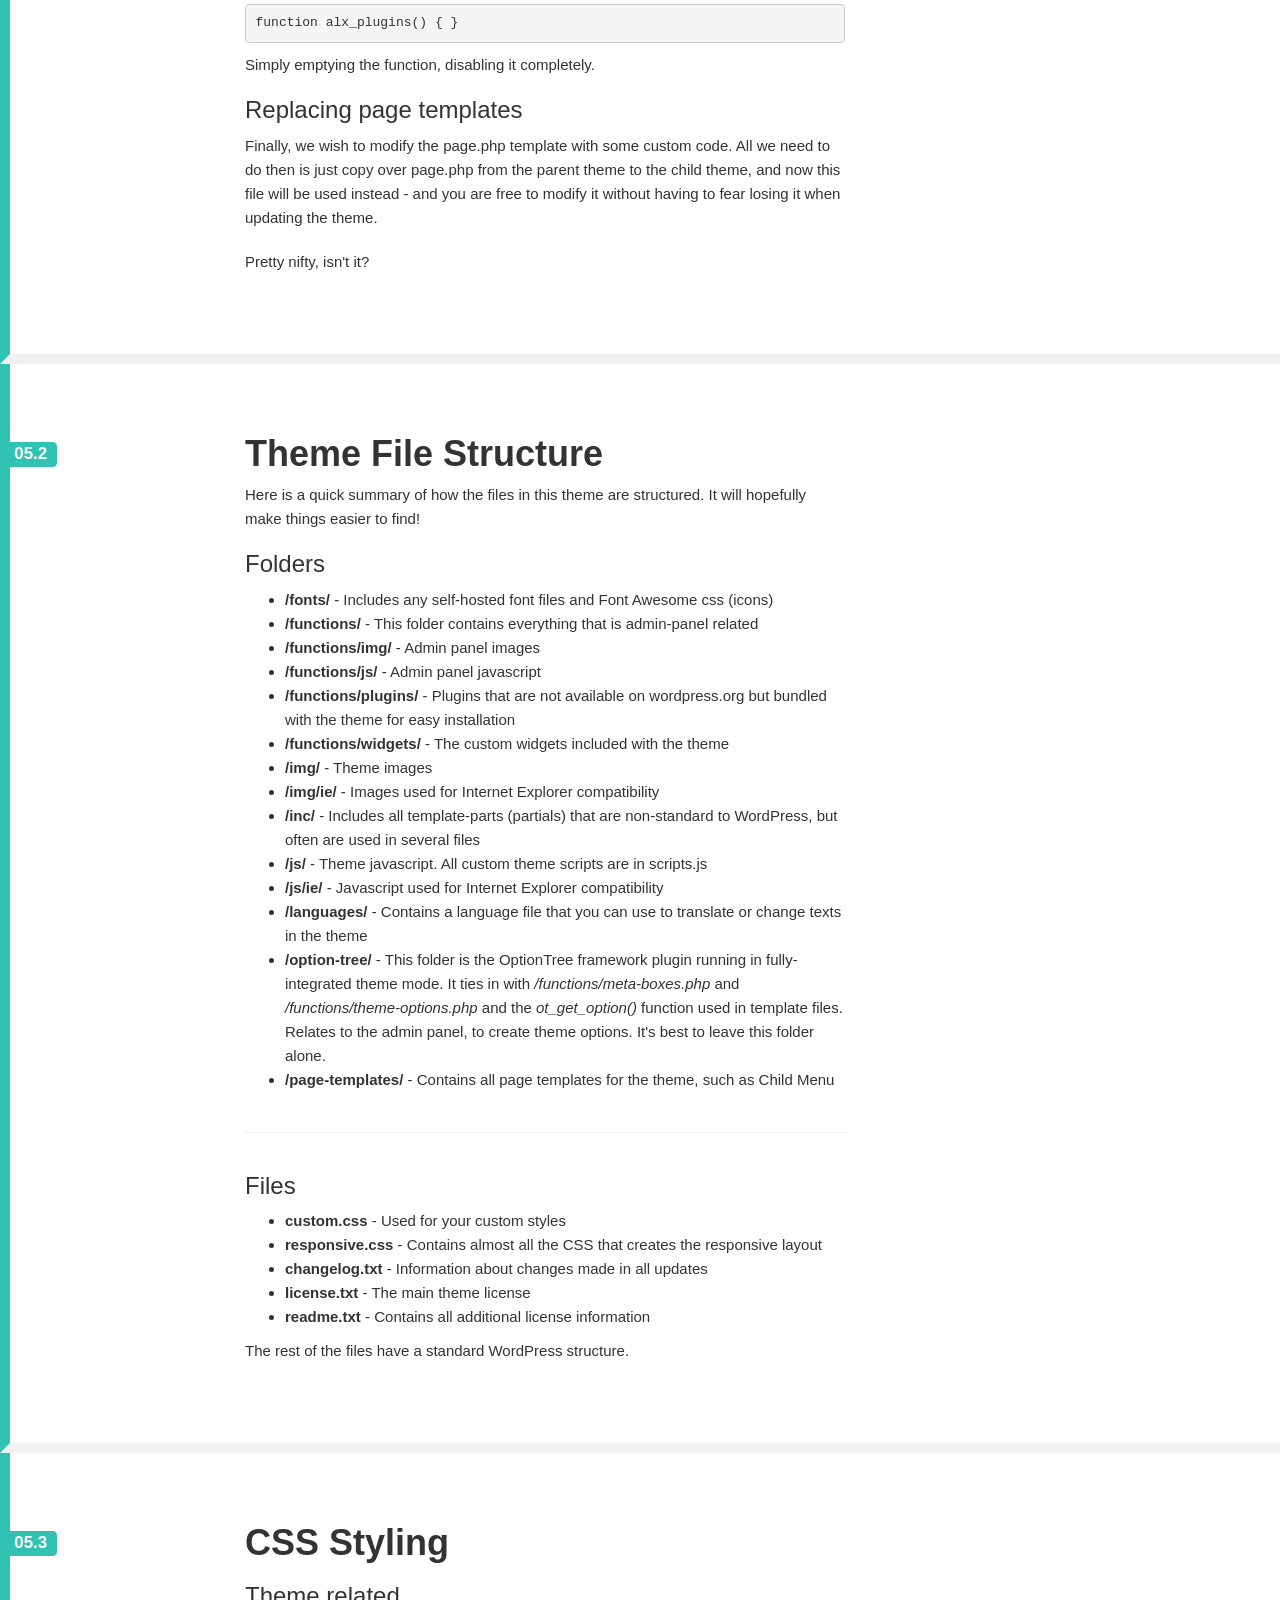
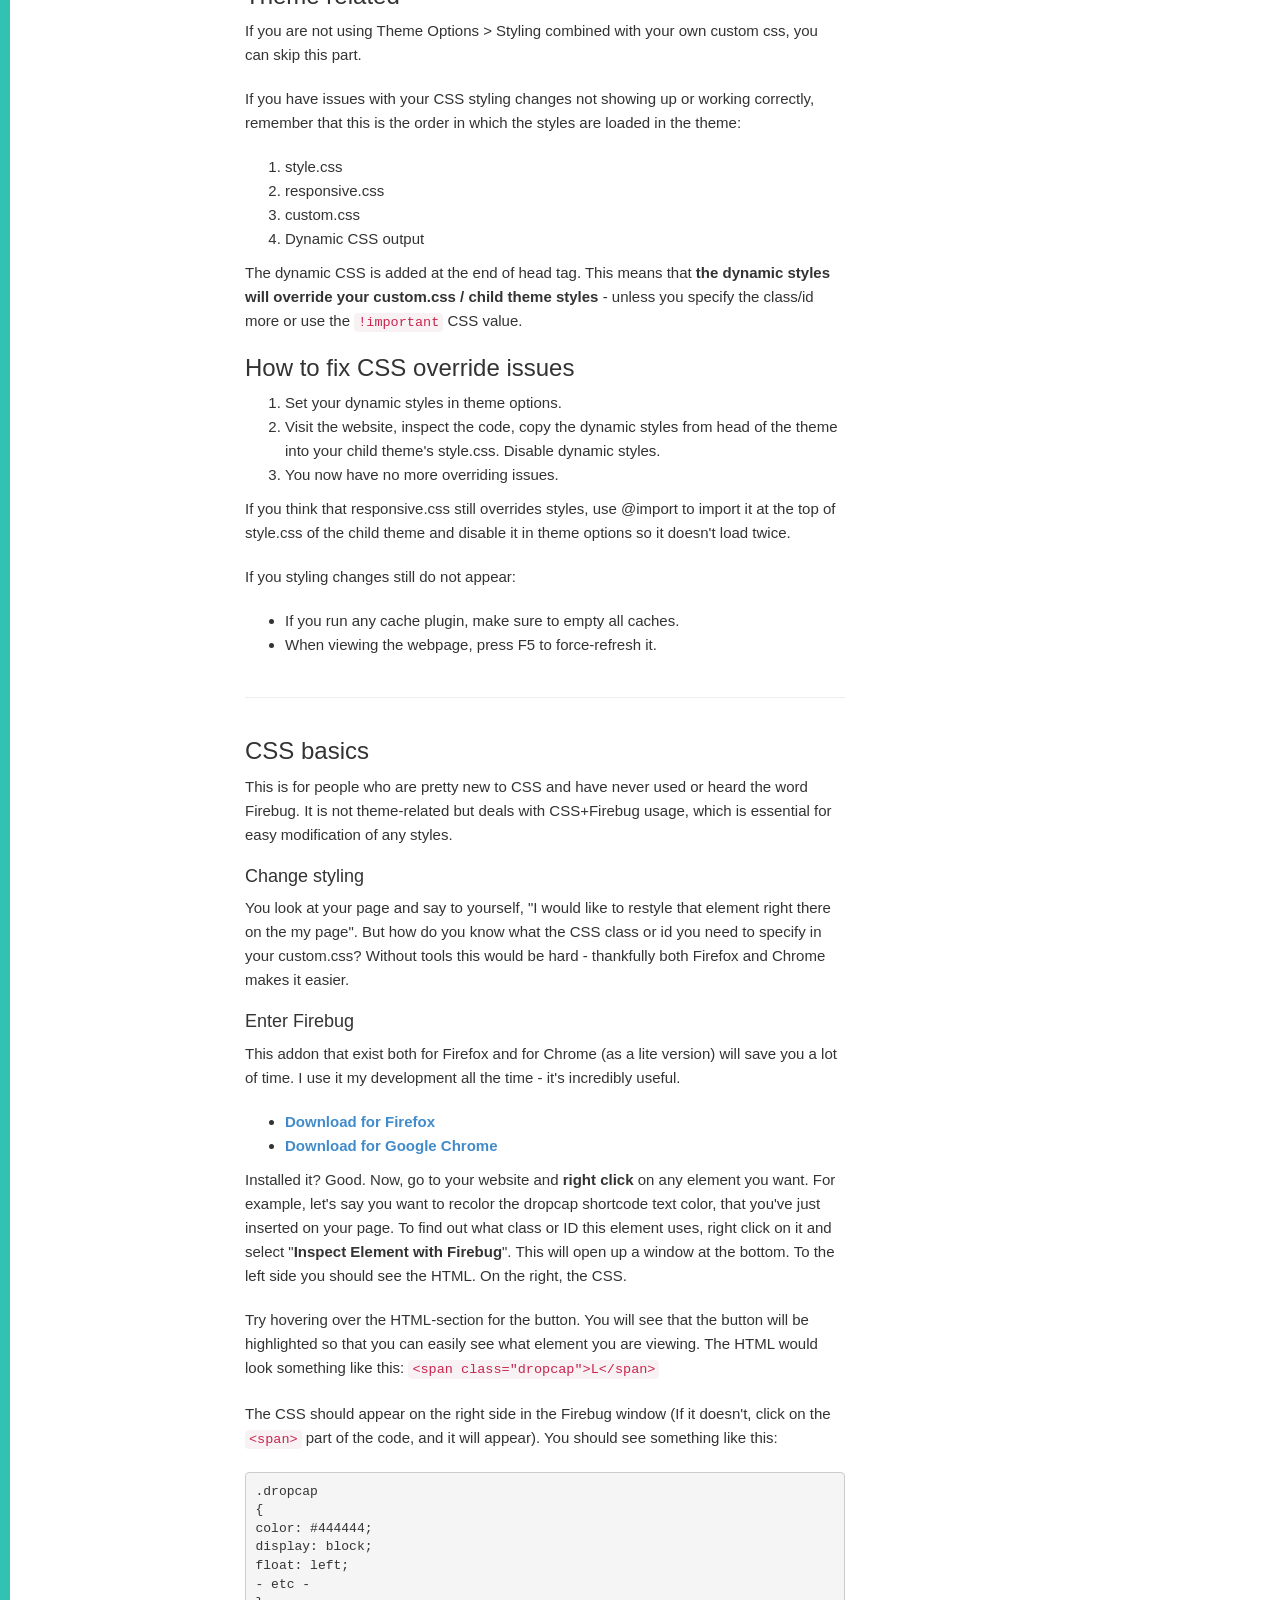
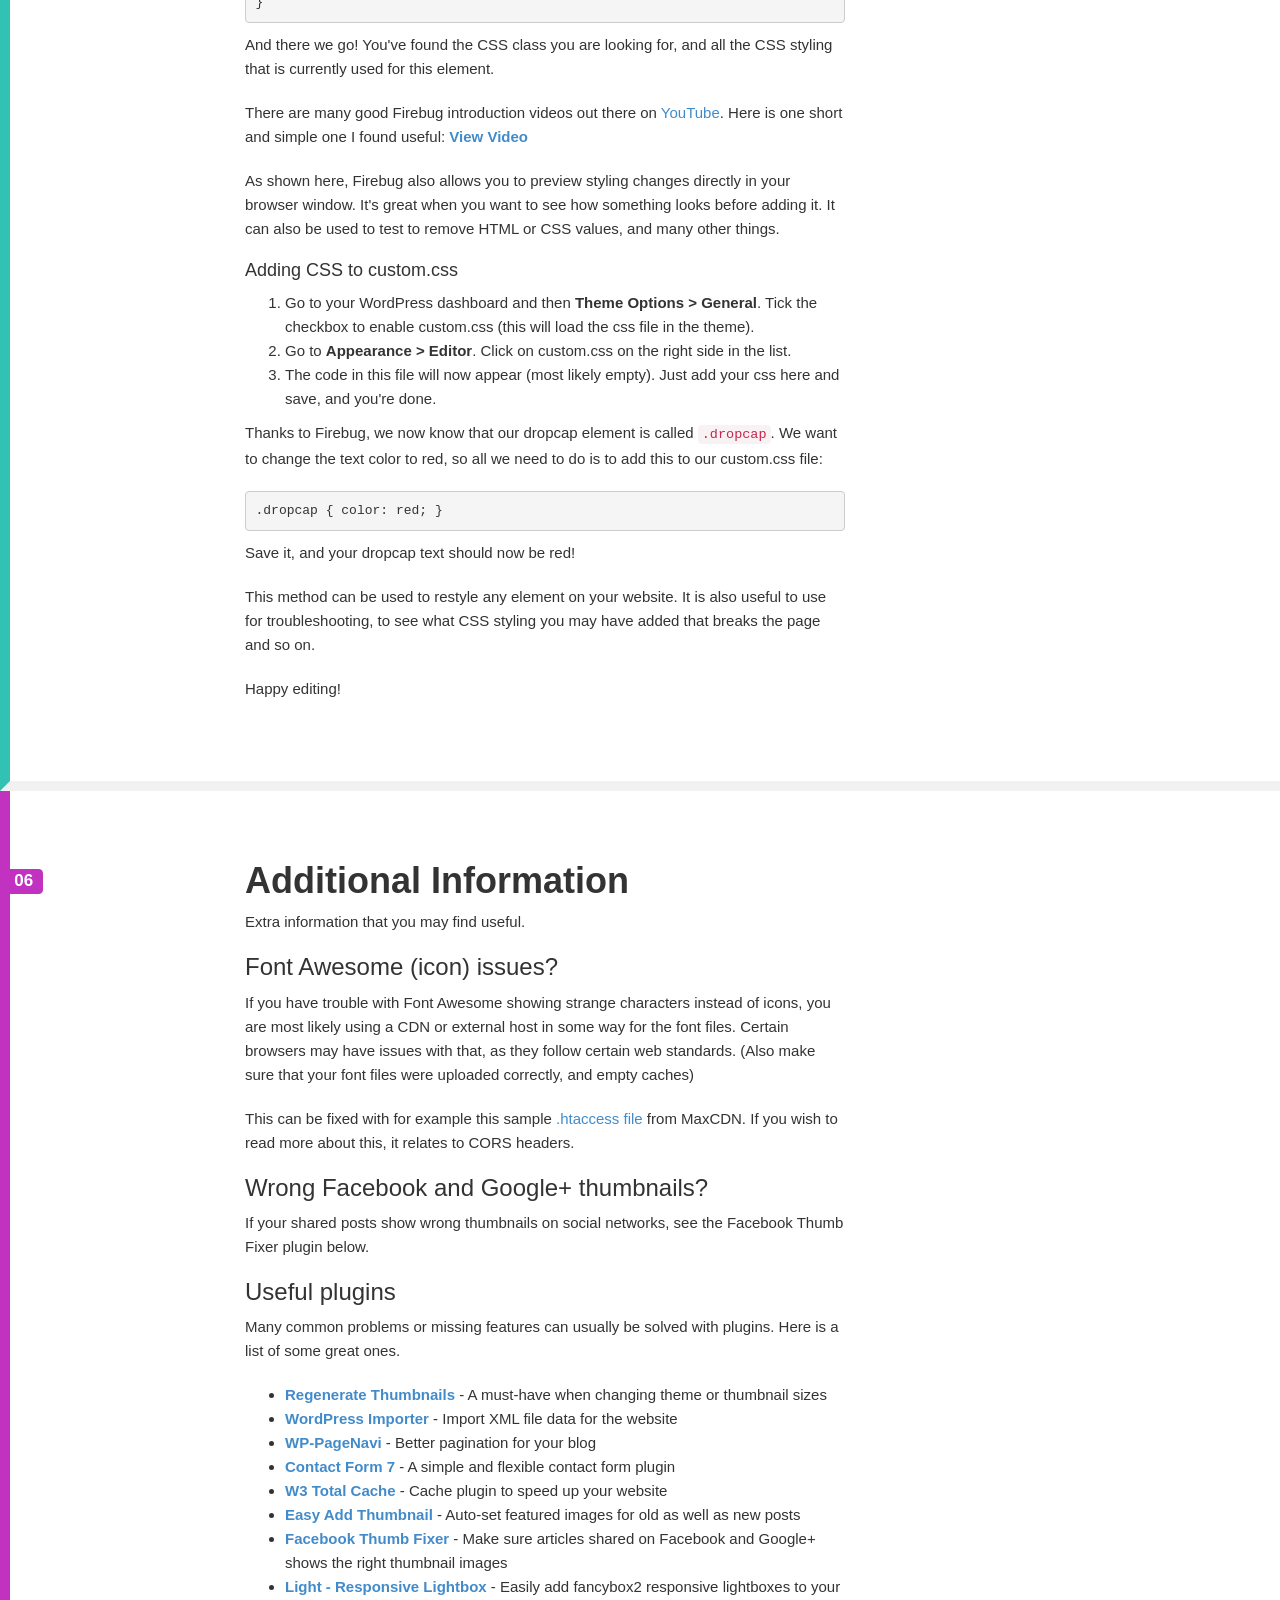
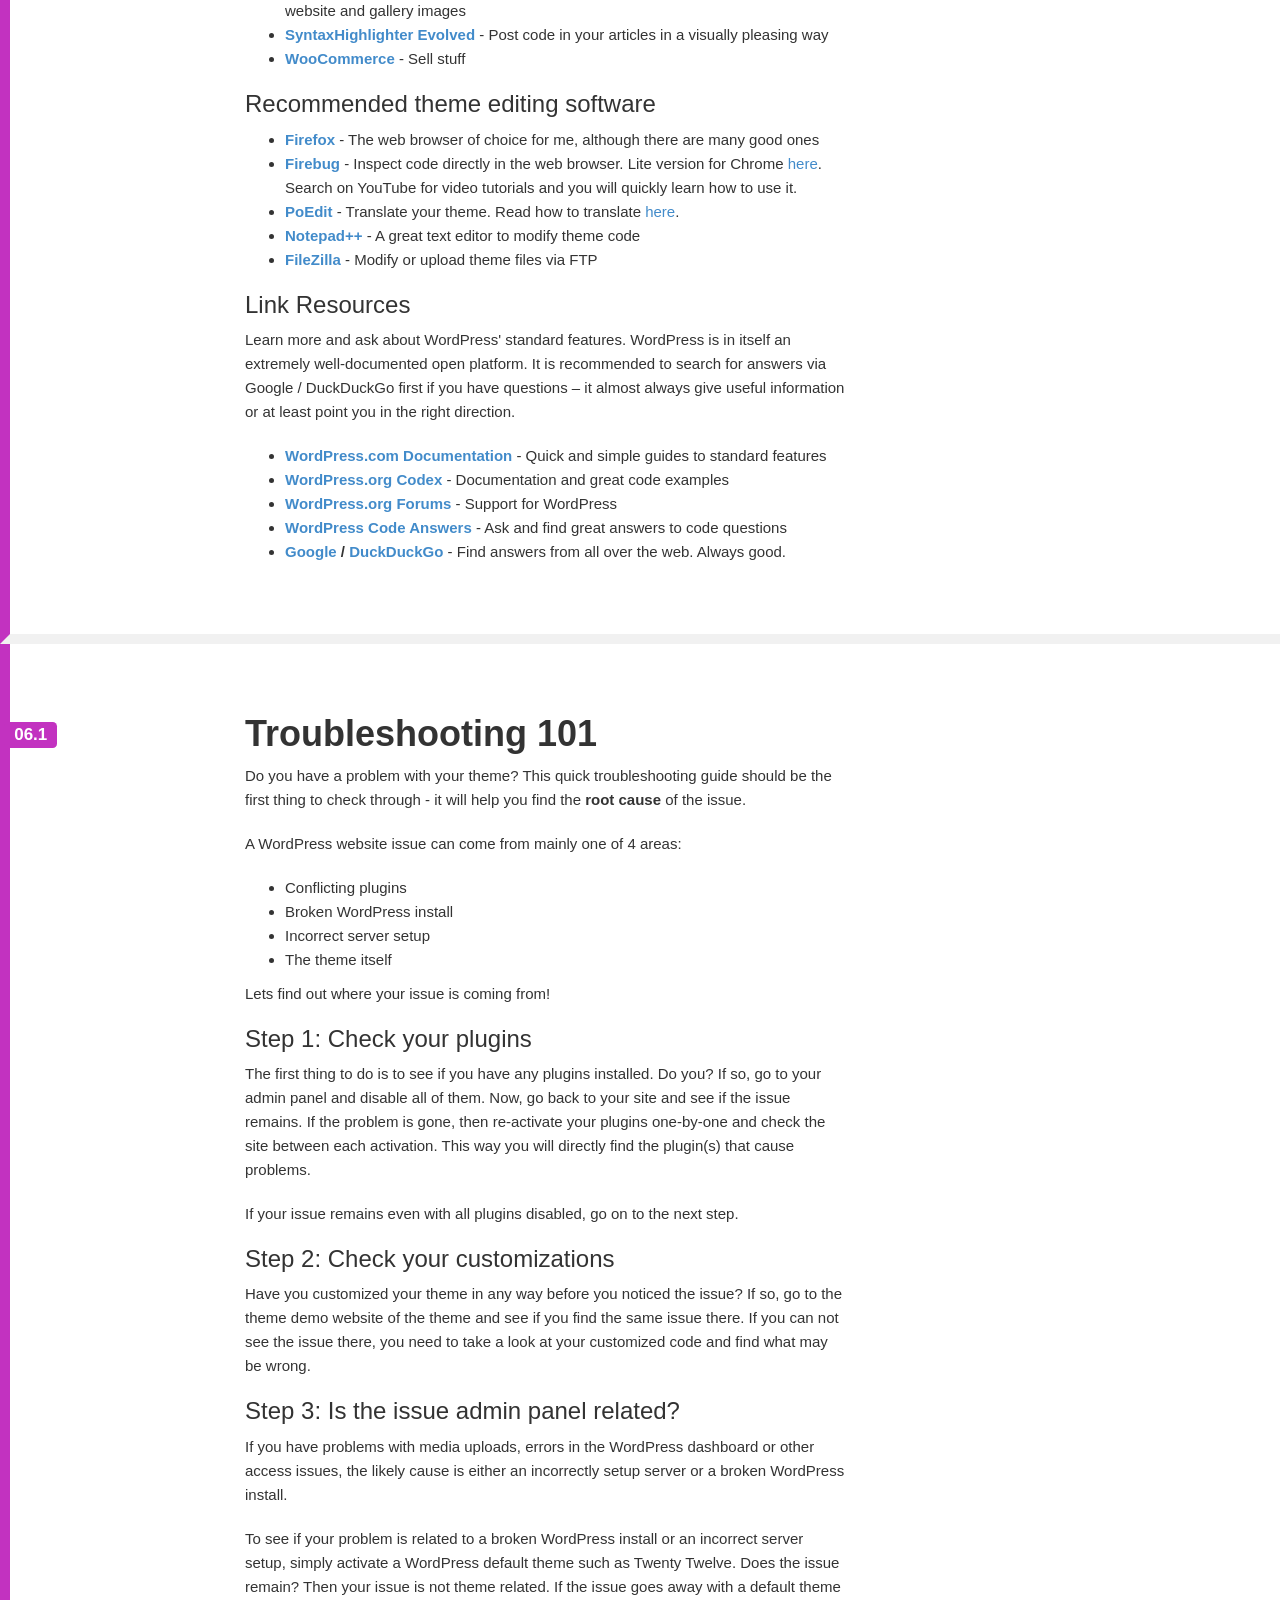
<file: themes/hueman/functions/documentation/documentation.html>
<!DOCTYPE html>
<html lang="en">
<head>
	<meta charset="utf-8">
	<title>Documentation</title>
	<link href="assets/bootstrap.css" rel="stylesheet">
	<link href="assets/docs.css" rel="stylesheet">
	<!--[if lt IE 9]><script src="http://html5shim.googlecode.com/svn/trunk/html5.js"></script><![endif]-->
</head>
<body>

<!-- Sticky Sidebar
================================================== -->	
	<div class="container">
		<div class="sidebar">
			<div class="well">
				<ul class="nav nav-list">
					<li><a href="#start"><span class="label color-01">01</span>Getting started</a></li>
					<li><a href="#install"><span class="label color-02">02</span>Installation</a>
						<ul>
							<li><a href="#install-adapt">Adapt old content</a></li>
							<li><a href="#install-import">Demo content</a></li>
							<li><a href="#install-updates">Theme updates</a></li>
						</ul>
					</li>
					<li><a href="#options"><span class="label color-03">03</span>Theme Options</a></li>
					<li><a href="#post-formats"><span class="label color-04">04</span>Post Formats</a></li>
					<li><a href="#customization"><span class="label color-05">05</span>Customization</a>
						<ul>
							<li><a href="#customization-child-theme">Child Theme</a></li>
							<li><a href="#customization-file-structure">File Structure</a></li>
							<li><a href="#customization-css">CSS</a></li>
						</ul>
					</li>
					<li><a href="#more"><span class="label color-06">06</span>More</a>
						<ul>
							<li><a href="#more-troubleshoot">Troubleshooting</a></li>
						</ul>
					</li>
					<li><a href="#faq"><span class="label color-07">07</span>FAQ</a></li>
				</ul>
			</div>
		</div><!--/sidebar-->
	</div>
	
	
<!-- Header
================================================== -->	
	<header class="jumbotron" id="overview">
		<div class="container">
			
			<h1>Hueman</h1>
			<p class="lead">Thank you for using this theme, you have good taste! ;-)</p>
			<p><a href="http://alxmedia.se">AlxMedia</a> &middot; <a href="http://alxmedia.se/themes/">Themes</a></p>
			
		</div>
	</header><!--/header-->


<!-- Getting Started
================================================== -->	
	<section id="start" class="color-01">
		<div class="container">
			
			<h1><span class="label color-01">01</span>Getting started</h1>
			<p>Looks like you've found the documentation for the theme, we're off to a good start! On the right side you can see the table of contents of this documentation.</p>
			<p>Jump to the section you want, or read it all through - your choice.</p>
			<p>Let's move on!</p>
		</div>
	</section><!--/section-->
	
	
<!-- Installation
================================================== -->	
	<section id="install" class="color-02">
		<div class="container">
		
			<h1><span class="label color-02">02</span>Installation</h1>

			<p>Installing your theme is pretty easy! After downloading you should have a hueman.zip file. This is a compressed file containing all of the required templates and images required for the theme to function properly.</p>

			<h3>Upload the theme</h3>
			<ol>
				<li>Go to <strong>Appearance > Themes</strong> in the WordPress menu</li>
				<li>Click on the <strong>Add New</strong> button</li>
				<li>Click on the <strong>Upload</strong> link</li>
				<li>Select the <code>hueman.zip</code> file</li>
				<li>Click <strong>Install Now</strong></li>
			</ol>

			<h3>Activate the theme</h3>
			<ol>
				<li>Go to <strong>Appearance > Themes</strong> in the WordPress menu</li>
				<li>Hover over the theme thumbnail and press the <strong>Activate</strong> button</li>
			</ol>
			<div class="alert alert-info">Additional information: <a href="http://codex.wordpress.org/Using_Themes" target="_blank">WordPress Codex – Using Themes</a></div>
		
		</div>
	</section><!--/section-->

	
	
	<section id="install-adapt" class="color-02">
		<div class="container">
			
			<h1><span class="label color-02">02.1</span>Adapting existing content</h1>
			
			<p>If you are changing theme from another one and have plenty of existing content, menus and widgets on the website already, you need to do the following after having activated the new theme:</p>
			<ol>
				<li>Go to <strong>Appearance > Menus</strong> and <a href="http://en.support.wordpress.com/menus/">add the menu areas</a> back to where you want them. The menus will be hidden until you add links to them. This way you can choose how many menu areas to show on the website.</li>
				<li>Go to <strong>Appearance > Widgets</strong> and <a href="http://en.support.wordpress.com/widgets/">add the widgets</a> back to your sidebars, or use some of the new custom widgets.</li>
				<li>Install the <a target="_blank" href="http://wordpress.org/plugins/regenerate-thumbnails/">Regenerate Thumbnails</a> plugin and activate it. Then go to <strong>Tools > Regenerate Thumbnails</strong> and run it once. This will crop existing thumbnails to the new sizes used in this theme.</li>
				<li>If you have not used the Featured Image feature in your other theme, you can use the <a target="_blank" href="http://wordpress.org/plugins/easy-add-thumbnail/">Easy Add Thumbnail</a> plugin to automatically set featured images for old articles.</li>
			</ol>
			
		</div>
	</section><!--/section-->
	
	
	
	<section id="install-import" class="color-02">
		<div class="container">
			
			<h1><span class="label color-02">02.2</span>Importing demo content</h1>
			<p><strong>Note:</strong> For server bandwidth reasons, I can not supply the demo site data for this theme, although I want to. However you can download the WordPress sample theme test data XML from <a target="_blank" href="http://codex.wordpress.org/Theme_Unit_Test">here</a>.</p>
			<p>This step is optional and for new WordPress sites without any content. If you don't want to import any extra pages and sample data to your site, you can skip to the next section. If you want a base similar to the demo site to work on and edit, then this is for you.</p>
			<div class="alert alert-warning">
				<p><strong>Important:</strong> If your site is not a fresh install with no content, but has existing content and pages on it already, it is important to remember that this file will add a lot of pages, posts, categories and tags (and media if you choose to import that) to your site, that you will have to edit or remove after importing.</p>
			</div>

			<h3>Importing</h3>
			<ol>
				<li>Go to <strong>Tools > Import</strong> in the WordPress menu</li>
				<li>Click on the <strong>WordPress</strong> link</li>
				<li>Install the plugin it asks for and activate, if you haven't already installed it.</li>
				<li>Now you should see a select file button on the <strong>Tools > Import > WordPress</strong> page.</li>
				<li>Upload the .XML data file. Choose if you want to import media or not (images).</li>
				<li>Wait for the import process to finish. When it's finished it will say so.</li>
				<li>Go to <strong>Appearance > Menus</strong> and <a target="_blank" href="http://en.support.wordpress.com/menus/">add the menu areas</a> to for example header.</li>
				<li>Go to <strong>Appearance > Widgets</strong> and <a target="_blank" href="http://en.support.wordpress.com/widgets/">add some widgets</a> to your sidebars.</li>
			</ol>
			<p>Your page should now look similar to the demo page. Refer to the <a target="_blank" href="http://en.support.wordpress.com/pages/front-page/">Frontpage guide</a> if you want to use a static page / non-blog home page.</p>
			
		</div>
	</section><!--/section-->
	
	
	
	<section id="install-updates" class="color-02">
		<div class="container">
			
			<h1><span class="label color-02">02.3</span>Theme updates</h1>
			
			<p>If this is your first-time install or if you use the wordpress.org version of the theme, you can skip this step.</p>
			<p>It is a good idea to keep your theme up to date with the latest version, as it often includes important bugfixes or new neat features. If a new version of the theme is available, do the following to update it:</p>
			<ol>
				<li>Download the latest version.</li>
				<li>Locate the <code>hueman.zip</code> file to upload.</li>
				<li>Go to <strong>Appearance > Themes</strong> in the WordPress menu</li>
				<li>Activate a default theme temporarily, such as Twenty Twelve (to be able to delete your current theme)</li>
				<li>Click on the theme you wish to update, and press the red delete link bottom right. Your admin panel options should remain saved.</li>
				<li>Upload the new <code>hueman.zip</code>, as you did on <a href="#install">first-time install</a>, and activate it.</li>
			</ol>
			<p>You are now running the latest and best version of the theme!</p>
			<div class="alert alert-warning">
				<p><strong>Important:</strong> If you haven't used a <a href="#customization">child theme</a> for your theme customizations, you must do the following before each update:</p>
				<ul>
					<li>Backup your custom.css file if you have used it, it will be overwritten and needs to be re-added after the update.</li>
					<li>Backup your additional language files if you have created/modified any, they will be removed and need to be re-added after the update.</li>
					<li>Backup any other custom code.</li>
				</ul>
			</div>
		
		</div>
	</section><!--/section-->

	
<!-- Theme Options
================================================== -->
	<section id="options" class="color-03">
		<div class="container">
		
			<h1><span class="label color-03">03</span>Theme options</h1>
			
			<p>Each option in the admin panel is pretty well described there and easy to use already, so we will just go through the sections in short so you can get an idea of the overall structure - and point out the important things.</p>
			
			<h3>General</h3>
			<p>This is where you will find general options for the whole theme. This typically includes favicon upload, custom RSS feed option, analytics tracking code field and so on.</p>
				<ul>
					<li><strong>Responsive Layout:</strong> If you choose to disable responsive.css, you may need to do further changes in style.css for the site to work completely as un-responsive, as there are some mediaqueries in this file as well - mainly for the menus.</li>
					<li><strong>Tracking Code:</strong> Make sure to add your full tracking code in the field, including the <code>< script ></code> tags.</li>
				</ul>
			<h3>Blog</h3>
			<p>Here you will find all options that relates to posts - mainly the blog homepage, the single post pages as well as archive pages.</p>
				<ul>
					<li><strong>Heading &amp; Subheading:</strong> This text appears at the top of the posts homepage.</li>
					<li><strong>Featured Post Count:</strong> By adjusting this you turn the slider on / off.</li>
					<li><strong>Single - Share Buttons:</strong> Disable the in-built article sharing buttons if you wish to use a plugin instead.
						<div class="alert alert-warning">
							<p><strong>Note:</strong> If your Google+ button is not appearing, you need to make sure that your server has urlCurl enabled. Ask your webhost to enable cURL, and make sure that safe_mode is not on. Otherwise it will not work.</p>
							<p>If you wish to add more sharing icons, please refer to <a target="_blank" href="http://sharrre.com/">Sharrre documentation</a>. The file to modify via a child theme would be /inc/sharrre.php.</p>
						</div>
					</li>
					<li><strong>Single - Author Bio:</strong> Note that this block will only appear if a description is set for the user writing the article.</li>
				</ul>
				
			<h3>Header</h3>
			<ul>
				<li><strong>Custom Logo:</strong> The max-height of the logo can be adjusted from styling options. The the uploaded image should always have the double height of the max-height in order to be high resolution - often preferably in PNG format with transparent background.</li>
				<li><strong>Header Image:</strong> This options is for a full centered header image instead of logo.</li>
			</ul>
			
			<h3>Footer</h3>
			<ul>
				<li><strong>Footer Widget Columns:</strong> This is where you enable footer widgets. Select the column count you wish to use, and then go to <strong>Appearance > Widgets</strong> and add your widgets to the Footer 1/2/3/4 boxes. Usually 3 columns are recommended in order for it to look best on all screen resolutions.</li>
			</ul>
			
			<h3>Layout</h3>
			<p>Here you can set a specific layout for each one of the standard WordPress page sections. If a specific page or post has another layout set, the single and page options set here will be overridden by that option. If you just want one sidebar layout for the entire website, you only need to modify the Global option.</p>
			<p>To set a layout for a specific page or post, you need to go to that page or post and select which layout to use below the large text field.</p>
			
			<h3>Sidebars</h3>
			<p>This is where you can create unlimited sidebar widget areas for your theme! The sidebar title is seen at the top of the widget box in <strong>Appearance > Widgets</strong>. The sidebar ID is used in template files.</p>
			<p>To add a sidebar you have created for a specific page or post, you need to go to that page or post, and select sidebar from the dropdown menu below the large text field.</p>
			<div class="alert alert-warning">
				<p><strong>Important:</strong> Make sure that each sidebar area that you create has a unique ID, for example "sidebar-24" or "sidebar-about". Only use lowercase letters and no spaces for the IDs. </p><p>You must save options in order to be able to see the new widget area in the dropdowns below.</p>
			</div>
			
			<h3>Social Links</h3>
			<p>Here you create and re-order your Social Links as you wish. These links will appear in the header and footer of your theme in most cases. </p>
			<p>The icons can be given a specific color if you wish, or you can just leave that option blank and it will use the default setting.</p>
			<p>The icon names can be found <a target="_blank" href="http://fortawesome.github.io/Font-Awesome/icons/">here</a> - FontAwesome gives you the option to choose between 370 unique icons to use. Example of names to fill in the admin panel would be "fa-facebook", "fa-twitter" and "fa-google-plus".</p>
			
			<h3>Styling</h3>
			<p>The dynamic styles in this theme gives you the ability to change color of large parts of theme in seconds.</p>
			<div class="alert alert-warning">
				<p><strong>Important:</strong> Make sure to tick the checkbox "Enable to use" at the top of the styling options in order to turn this feature on. You may also need to empty all caches if you use a cache plugin. And finally you may also need to force-refresh the page while viewing it by pressing F5.</p>
			</div>
			<p><strong>Advanced:</strong> The dynamic styles will be added directly to the head of your theme. This is according to WordPress best practices, but if you do not want it printed out there, simply inspect the code of your page with the styling options set. Copy the CSS from head into your <a href="#customization">child theme's</a> style.css file or this theme's custom.css (which you need to enable), and disable dynamic styling.</p>
			
		</div>
	</section><!--/section-->

	
<!-- Post Formats
================================================== -->	
	<section id="post-formats" class="color-04">
		<div class="container">
			
			<h1><span class="label color-04">04</span>Post Formats</h1>
			<p>This theme makes use of all of WordPress' 10 post formats to give you plenty of ways to show content in the top section of your articles. You choose type by selecting format in the "Format" box on the right side when you edit or add a new post. Depending on which format you select, new options will appear below the large text field.</p>
			<p>Here is how to use each one of the formats, and what each one does:</p>
			<ul>
				<li><strong>Standard</strong> - This is the default option. It will not automatically include a featured image at the top of the post, like the image format does. It's simply a standard post that shows article text.</li>
				<li><strong>Audio</strong> - Shows an audio player at the top of your post, as well as the featured image. Two audio URL fields will appear once selected. Both audio formats are required for cross-browser compatibility.</li>
				<li><strong>Aside</strong> - Hides the entry title of the article</li>
				<li><strong>Chat</strong> - Shows a chat conversation box at the top of the article. A textarea field to paste the chat conversation in will appear once selected.</li>
				<li><strong>Gallery</strong> - Shows all images attached to the post as a slider at the top of the article. More details how to use will appear below once selected.
				<div class="alert alert-warning">
					<p><strong>Note:</strong> If you want to show an image in the article below the slider, but still not include it in the slider, you need to go to <strong>Media > Add New</strong> and upload it there. Then go back to the post and insert it. Make sure it's not attached to the post.</p>
				</div>
				</li>
				<li><strong>Image</strong> - Same as Standard format except that it auto-includes the featured image at the top of the article.</li>
				<li><strong>Link</strong> - Shows a big link at the top of the article. Link title and link URL fields will appear once selected.</li>
				<li><strong>Quote</strong> - Shows a big quote box at the top of the article. Fields for the quote text and quote author will appear once selected.</li>
				<li><strong>Status</strong> - Hides the entry title and transforms the entry text into a large status-type style.</li>
				<li><strong>Video</strong> - Shows an embed video at the top of the article. Fields for link embed or code embed will appear once selected. <br /><br />You can show self-hosted videos in this field, although it's not intentionally supported, by using HTML5-video tags in the Embed Code field. <br /><br />
				<strong>HTML5 video sample code:</strong>
				
<pre><code>&#60;video width="320" height="240" controls="controls">
&#60;source src="http://www.html5rocks.com/en/tutorials/video/basics/Chrome_ImF.webm" type='video/webm; codecs="vp8, vorbis"' />
&#60;source src="http://www.html5rocks.com/en/tutorials/video/basics/Chrome_ImF.mp4" type='video/mp4; codecs="avc1.42E01E, mp4a.40.2"' />
&#60;source src="http://www.html5rocks.com/en/tutorials/video/basics/Chrome_ImF.ogv" type='video/ogg; codecs="theora, vorbis"' />
Your browser does not support the video tag.
&#60;/video></code></pre>

				</li>
			</ul>
		</div>
	</section><!--/section-->
	

<!-- Customization
================================================== -->	
	<section id="customization" class="color-05">
		<div class="container">
			
			<h1><span class="label color-05">05</span>Theme Customization</h1>
			<p>This section is very important to read if you plan to <strong>edit any files within the theme</strong> - whether it is adding custom functions, custom styles, new language files or modifying other function-related files. Spending some extra minutes to read this and do it right from the very beginning can save a lot of time and headaches later on.</p>
			<p>Most of the information below can be found and read more about elsewhere on the web a well if you wish to go more in-depth, as it's common practices. I've summarized the core parts of it, which you are likely to use the most. </p>
			<p>Let us begin!</p>
		</div>
	</section><!--/section-->	


<!-- Child Theme
================================================== -->		
	<section id="customization-child-theme" class="color-05">
		<div class="container">
			
			<h1><span class="label color-05">05.1</span>Using a Child Theme</h1>
			<p>If you intend to edit the code of the theme, translate it or place any custom files in the theme folder it is highly recommended to use a <a target="_blank" href="http://codex.wordpress.org/Child_Themes">child theme</a>. Otherwise all of your modifications will disappear once you update the theme - unless you backup and re-add the files afterwards.</p>
			<p>I would only recommend using the <code>custom.css</code> option instead if you are doing minor CSS modifications that can be easily backed up.</p>
			<ul>
				<li><strong><a href="https://github.com/AlxMedia/hueman-child/archive/master.zip">Download the sample child theme</a></strong> - specifically made for this theme to get you started! Upload the .zip via admin just as with any other theme, rename the folder to anything you wish.</li>
				<li>Learn more how to use child themes <strong><a target="_blank" href="http://codex.wordpress.org/Child_Themes">here</a></strong>.</li>
			</ul>
			<p>This theme has been built with <strong>child themes in mind</strong>, and therefore all theme functions are pluggable - which means you can overwrite them by copying a function from the parent theme and pasting it into the child theme's functions.php, modify it as you wish - and it will use your modified function instead the original one.</p>
			<h3>Load certain functionality from the child theme instead</h3>
			<p>This only applies for files loaded from the parent theme's <strong>functions.php</strong>. Let's say we wish to load the responsive.css file from our child theme's directory instead. We then need to copy the alx_styles() function to functions.php of the child theme (not including add_action, add_filter or !function_exists - just the function).</p>
			<p>Now we have this function in our child theme - but it makes absolutely no difference, and still loads all files from the parent theme.</p>
			
<pre><code>function alx_styles() {
	wp_enqueue_style( 'style', get_stylesheet_uri() );
	if ( !ot_get_option('responsive') ) { wp_enqueue_style( 'responsive', get_template_directory_uri().'/responsive.css' ); }
	if ( ot_get_option('custom') ) { wp_enqueue_style( 'custom', get_template_directory_uri().'/custom.css' ); }
	wp_enqueue_style( 'font-awesome', get_template_directory_uri().'/fonts/font-awesome.min.css' );
}</code></pre>
			
			<p>To load from the child theme instead, change <em>get_template_directory_uri</em> to <em>get_stylesheet_directory_uri</em> for the responsive.css file. The rest of the files will still load from the parent theme, as they use get_template_directory_uri. Like this:</p>

<pre><code>function alx_styles() {
	wp_enqueue_style( 'style', get_stylesheet_uri() );
	if ( !ot_get_option('responsive') ) { wp_enqueue_style( 'responsive', get_stylesheet_directory_uri().'/responsive.css' ); }
	if ( ot_get_option('custom') ) { wp_enqueue_style( 'custom', get_template_directory_uri().'/custom.css' ); }
	wp_enqueue_style( 'font-awesome', get_template_directory_uri().'/fonts/font-awesome.min.css' );
}</code></pre>
			
			<p>The same method would be used to change language files folder. You would then copy over the whole alx_load() function, but only modify this one line in it:</p>
<pre><code>// Load theme languages
load_theme_textdomain( 'themename', get_template_directory().'/languages' );</code></pre>
			
			<p>To this:</p>
<pre><code>// Load theme languages
load_theme_textdomain( 'themename', get_stylesheet_directory().'/languages' );</code></pre>
			
			<p>Now the language files will be loaded from the /language/ folder of your child theme instead. Simple, isn't it? This way your changes will always stay safe in your child theme folder, no matter how many updates you do to the parent theme. To summarize:</p>
			<ul>
				<li><strong>get_template_directory</strong> - file loads from parent theme</li>
				<li><strong>get_template_directory_uri</strong> - file loads from parent theme</li>
				<li><strong>get_stylesheet_directory</strong> - file loads from child theme</li>
				<li><strong>get_stylesheet_directory_uri</strong> - file loads from child theme</li>
			</ul>
			<div class="alert alert-warning">
				<p><strong>Important:</strong> Always copy over the entire function to your child theme, and only modify the part that you wish to change - leave the rest of the function as it is. </p><p>If you were to only include the lines you are changing in the function, and leave the rest of the functionality out, those parts would disappear and stop working.</p>
			</div>
			
			<h3>Disabling functions</h3>
			<p>You can also completely disable functionality with the child theme replacement method. Let's say you don't want the plugin installation notice in your admin panel, or the "Install Plugins" item in your menu. All you would need to add  is this to your child theme's functions.php:</p>
			<pre><code>function alx_plugins() { }</code></pre>
			<p>Simply emptying the function, disabling it completely.</p>
			
			<h3>Replacing page templates</h3>
			<p>Finally, we wish to modify the page.php template with some custom code. All we need to do then is just copy over page.php from the parent theme to the child theme, and now this file will be used instead - and you are free to modify it without having to fear losing it when updating the theme.</p>
			
			<p>Pretty nifty, isn't it?</p>
		</div>
	</section><!--/section-->	


<!-- File Structure
================================================== -->		
	<section id="customization-file-structure" class="color-05">
		<div class="container">
			
			<h1><span class="label color-05">05.2</span>Theme File Structure</h1>
			<p>Here is a quick summary of how the files in this theme are structured. It will hopefully make things easier to find!</p>
			
			<h3>Folders</h3>
			<ul>
				<li><strong>/fonts/</strong> - Includes any self-hosted font files and Font Awesome css (icons)</li>
				<li><strong>/functions/</strong> - This folder contains everything that is admin-panel related</li>
				<li><strong>/functions/img/</strong> - Admin panel images</li>
				<li><strong>/functions/js/</strong> - Admin panel javascript</li>
				<li><strong>/functions/plugins/</strong> - Plugins that are not available on wordpress.org but bundled with the theme for easy installation</li>
				<li><strong>/functions/widgets/</strong> - The custom widgets included with the theme</li>
				<li><strong>/img/</strong> - Theme images</li>
				<li><strong>/img/ie/</strong> - Images used for Internet Explorer compatibility</li>
				<li><strong>/inc/</strong> - Includes all template-parts (partials) that are non-standard to WordPress, but often are used in several files</li>
				<li><strong>/js/</strong> - Theme javascript. All custom theme scripts are in scripts.js</li>
				<li><strong>/js/ie/</strong> - Javascript used for Internet Explorer compatibility</li>
				<li><strong>/languages/</strong> - Contains a language file that you can use to translate or change texts in the theme</li>
				<li><strong>/option-tree/</strong> - This folder is the OptionTree framework plugin running in fully-integrated theme mode. It ties in with <i>/functions/meta-boxes.php</i> and <i>/functions/theme-options.php</i> and the <i>ot_get_option()</i> function used in template files. Relates to the admin panel, to create theme options. It's best to leave this folder alone.</li>
				<li><strong>/page-templates/</strong> - Contains all page templates for the theme, such as Child Menu</li>
			</ul>
			<hr>
			<h3>Files</h3>
			<ul>
				<li><strong>custom.css</strong> - Used for your custom styles
				<li><strong>responsive.css</strong> - Contains almost all the CSS that creates the responsive layout
				<li><strong>changelog.txt</strong> - Information about changes made in all updates
				<li><strong>license.txt</strong> - The main theme license
				<li><strong>readme.txt</strong> - Contains all additional license information
			</ul>
			<p>The rest of the files have a standard WordPress structure.</p>

		</div>
	</section><!--/section-->	
	
	
<!-- CSS
================================================== -->		
	<section id="customization-css" class="color-05">
		<div class="container">
			
			<h1><span class="label color-05">05.3</span>CSS Styling</h1>
			
			<h3>Theme related</h3>
			<p>If you are not using Theme Options > Styling combined with your own custom css, you can skip this part.</p>
			<p>If you have issues with your CSS styling changes not showing up or working correctly, remember that this is the order in which the styles are loaded in the theme:</p>
			<ol>
				<li>style.css</li>
				<li>responsive.css</li>
				<li>custom.css</li>
				<li>Dynamic CSS output</li>
			</ol>
			<p>The dynamic CSS is added at the end of head tag. This means that <strong>the dynamic styles will override your custom.css / child theme styles</strong> - unless you specify the class/id more or use the <code>!important</code> CSS value.</p>
			
			<h3>How to fix CSS override issues</h3>
			<ol>
				<li>Set your dynamic styles in theme options.</li>
				<li>Visit the website, inspect the code, copy the dynamic styles from head of the theme into your child theme's style.css. Disable dynamic styles.</li>
				<li>You now have no more overriding issues.</li>
			</ol>
			<p>If you think that responsive.css still overrides styles, use @import to import it at the top of style.css of the child theme and disable it in theme options so it doesn't load twice.</p>			
			<p>If you styling changes still do not appear:</p>
			<ul>
				<li>If you run any cache plugin, make sure to empty all caches.</li>
				<li>When viewing the webpage, press F5 to force-refresh it.</li>
			</ul>
			<hr>
			<h3>CSS basics</h3>
			<p>This is for people who are pretty new to CSS and have never used or heard the word Firebug. It is not theme-related but deals with CSS+Firebug usage, which is essential for easy modification of any styles.</p>
			<h4>Change styling</h4>
			<p>You look at your page and say to yourself, "I would like to restyle that element right there on the my page". But how do you know what the CSS class or id you need to specify in your custom.css? Without tools this would be hard - thankfully both Firefox and Chrome makes it easier.</p>
			<h4>Enter Firebug</h4>
			<p>This addon that exist both for Firefox and for Chrome (as a lite version) will save you a lot of time. I use it my development all the time - it's incredibly useful.</p>
			<ul>
				<li><strong><a href="https://addons.mozilla.org/en-us/firefox/addon/firebug/">Download for Firefox</a></strong></li>
				<li><strong><a href="https://chrome.google.com/webstore/detail/firebug-lite-for-google-c/bmagokdooijbeehmkpknfglimnifench">Download for Google Chrome</a></strong></li>
			</ul>
			<p>Installed it? Good. Now, go to your website and <strong>right click</strong> on any element you want. For example, let's say you want to recolor the dropcap shortcode text color, that you've just inserted on your page. To find out what class or ID this element uses, right click on it and select "<strong>Inspect Element with Firebug</strong>". This will open up a window at the bottom. To the left side you should see the HTML. On the right, the CSS.</p>
			<p>Try hovering over the HTML-section for the button. You will see that the button will be highlighted so that you can easily see what element you are viewing. The HTML would look something like this: <code>&lt;span class="dropcap">L&lt;/span></code></p>
			<p>The CSS should appear on the right side in the Firebug window (If it doesn't, click on the <code>&lt;span></code> part of the code, and it will appear). You should see something like this:</p>
			
<pre></code>.dropcap
{
color: #444444;
display: block;
float: left;
- etc -
}
</code></pre>
			
			<p>And there we go! You've found the CSS class you are looking for, and all the CSS styling that is currently used for this element.</p>
			<p>There are many good Firebug introduction videos out there on <a href="http://www.youtube.com/results?search_query=firebug+css">YouTube</a>. Here is one short and simple one I found useful: <strong><a target="_blank" href="http://www.youtube.com/watch?v=yOOk3T3_nZ8">View Video</a></strong></p>		
			<p>As shown here, Firebug also allows you to preview styling changes directly in your browser window. It's great when you want to see how something looks before adding it. It can also be used to test to remove HTML or CSS values, and many other things.
			
			<h4>Adding CSS to custom.css</h4>
			<ol>
				<li>Go to your WordPress dashboard and then <strong>Theme Options &gt; General</strong>. Tick the checkbox to enable custom.css (this will load the css file in the theme).</li>
				<li>Go to <strong>Appearance &gt; Editor</strong>. Click on custom.css on the right side in the list.</li>
				<li>The code in this file will now appear (most likely empty). Just add your css here and save, and you're done.</li>
			</ol>
			<p>Thanks to Firebug, we now know that our dropcap element is called <code>.dropcap</code>. We want to change the text color to red, so all we need to do is to add this to our custom.css file:</p>

			<pre></code>.dropcap { color: red; }</code></pre>

			<p>Save it, and your dropcap text should now be red!</p>

			<p>This method can be used to restyle any element on your website. It is also useful to use for troubleshooting, to see what CSS styling you may have added that breaks the page and so on.</p>

			<p>Happy editing!</p>
		</div>
	</section><!--/section-->	
	
<!-- More
================================================== -->	
	<section id="more" class="color-06">
		<div class="container">
			
			<h1><span class="label color-06">06</span>Additional Information</h1>
			<p>Extra information that you may find useful.</p>
			
			<h3>Font Awesome (icon) issues?</h3>
			<p>If you have trouble with Font Awesome showing strange characters instead of icons, you are most likely using a CDN or external host in some way for the font files. Certain browsers may have issues with that, as they follow certain web standards. (Also make sure that your font files were uploaded correctly, and empty caches)</p>
			<p>This can be fixed with for example this sample <a target="_blank" href="http://support.maxcdn.com/tutorials/htaccess-examples/">.htaccess file</a> from MaxCDN. If you wish to read more about this, it relates to CORS headers.</p>
			
			<h3>Wrong Facebook and Google+ thumbnails?</h3>
			<p>If your shared posts show wrong thumbnails on social networks, see the Facebook Thumb Fixer plugin below.</p>
			
			<h3>Useful plugins</h3>
			<p>Many common problems or missing features can usually be solved with plugins. Here is a list of some great ones.</p>
			<ul>
				<li><strong><a target="_blank" href="http://wordpress.org/plugins/regenerate-thumbnails/">Regenerate Thumbnails</a></strong> - A must-have when changing theme or thumbnail sizes</li>
				<li><strong><a target="_blank" href="http://wordpress.org/plugins/wordpress-importer/">WordPress Importer</a></strong> - Import XML file data for the website</li>
				<li><strong><a target="_blank" href="http://wordpress.org/plugins/wp-pagenavi/">WP-PageNavi</a></strong> - Better pagination for your blog</li>
				<li><strong><a target="_blank" href="http://wordpress.org/plugins/contact-form-7/">Contact Form 7</a></strong> - A simple and flexible contact form plugin</li>
				<li><strong><a target="_blank" href="http://wordpress.org/plugins/w3-total-cache/">W3 Total Cache</a></strong> - Cache plugin to speed up your website</li>
				<li><strong><a target="_blank" href="http://wordpress.org/plugins/easy-add-thumbnail/">Easy Add Thumbnail</a></strong> - Auto-set featured images for old as well as new posts</li>
				<li><strong><a target="_blank" href="http://wordpress.org/plugins/facebook-thumb-fixer/">Facebook Thumb Fixer</a></strong> - Make sure articles shared on Facebook and Google+ shows the right thumbnail images</li>
				<li><strong><a target="_blank" href="http://bryceadams.com/light-free-responsive-lightbox-plugin-for-wordpress/">Light - Responsive Lightbox</a></strong> - Easily add fancybox2 responsive lightboxes to your website and gallery images</li>
				<li><strong><a target="_blank" href="http://wordpress.org/plugins/syntaxhighlighter/">SyntaxHighlighter Evolved</a></strong> - Post code in your articles in a visually pleasing way</li>
				<li><strong><a target="_blank" href="http://wordpress.org/plugins/woocommerce/">WooCommerce</a></strong> - Sell stuff</li>
			</ul>
			
			<h3>Recommended theme editing software</h3>
			<ul>
				<li><strong><a target="_blank" href="http://firefox.com">Firefox</a></strong> - The web browser of choice for me, although there are many good ones</li>
				<li><strong><a target="_blank" href="https://getfirebug.com/">Firebug</a></strong> - Inspect code directly in the web browser. Lite version for Chrome <a target="_blank" href="https://getfirebug.com/releases/lite/chrome/">here</a>. Search on YouTube for video tutorials and you will quickly learn how to use it.</li>
				<li><strong><a target="_blank" href="http://www.poedit.net/download.php">PoEdit</a></strong> - Translate your theme. Read how to translate <a target="_blank" href="http://www.appthemes.com/blog/how-to-translate-a-wordpress-theme/">here</a>.</li>
				<li><strong><a target="_blank" href="http://notepad-plus-plus.org/download/">Notepad++</a></strong> - A great text editor to modify theme code</li>
				<li><strong><a target="_blank" href="https://filezilla-project.org/download.php?type=client">FileZilla</a></strong> - Modify or upload theme files via FTP</li>		
			</ul>
			
			<h3>Link Resources</h3>
			<p>Learn more and ask about WordPress' standard features. WordPress is in itself an extremely well-documented open platform. It is recommended to search for answers via Google / DuckDuckGo first if you have questions – it almost always give useful information or at least point you in the right direction.</p>
			<ul>
				<li><strong><a target="_blank" href="http://en.support.wordpress.com/">WordPress.com Documentation</a></strong> - Quick and simple guides to standard features</li>
				<li><strong><a target="_blank" href="http://codex.wordpress.org/">WordPress.org Codex</a></strong> - Documentation and great code examples</li>
				<li><strong><a target="_blank" href="http://wordpress.org/support/">WordPress.org Forums</a></strong> - Support for WordPress</li>
				<li><strong><a target="_blank" href="http://wordpress.stackexchange.com/">WordPress Code Answers</a></strong> - Ask and find great answers to code questions</li>
				<li><strong><a target="_blank" href="http://google.com">Google</a> / <a target="_blank" href="http://duckduckgo.com">DuckDuckGo</a></strong> - Find answers from all over the web. Always good.</li>
			</ul>
		</div>
	</section><!--/section-->
	
<!-- Troubleshooting
================================================== -->	
	<section id="more-troubleshoot" class="color-06">
		<div class="container">
			
			<h1><span class="label color-06">06.1</span>Troubleshooting 101</h1>
			<p>Do you have a problem with your theme? This quick troubleshooting guide should be the first thing to check through - it will help you find the <strong>root cause</strong> of the issue.</p>
			<p>A WordPress website issue can come from mainly one of 4 areas:</p>
			<ul>
				<li>Conflicting plugins</li>
				<li>Broken WordPress install</li>
				<li>Incorrect server setup</li>
				<li>The theme itself</li>
			</ul>
			<p>Lets find out where your issue is coming from!</p>

			<h3>Step 1: Check your plugins</h3>
			<p>The first thing to do is to see if you have any plugins installed. Do you? If so, go to your admin panel and disable all of them. Now, go back to your site and see if the issue remains. If the problem is gone, then re-activate your plugins one-by-one and check the site between each activation. This way you will directly find the plugin(s) that cause problems.</p>

			<p>If your issue remains even with all plugins disabled, go on to the next step.</p>
			<h3>Step 2: Check your customizations</h3>
			<p>Have you customized your theme in any way before you noticed the issue? If so, go to the theme demo website of the theme and see if you find the same issue there. If you can not see the issue there, you need to take a look at your customized code and find what may be wrong.</p>

			<h3>Step 3: Is the issue admin panel related?</h3>
			<p>If you have problems with media uploads, errors in the WordPress dashboard or other access issues, the likely cause is either an incorrectly setup server or a broken WordPress install.</p>
			<p>To see if your problem is related to a broken WordPress install or an incorrect server setup, simply activate a WordPress default theme such as Twenty Twelve. Does the issue remain? Then your issue is not theme related. If the issue goes away with a default theme active, then it's most likely theme related.</p>

			<ul>
				<li>Do you think your issue is WordPress related? <strong>Re-installing WordPress</strong> may be a good idea, or asking for help on the <a target="_blank" href="http://wordpress.org/support/">wordpress.org forums</a>.</li>
				<li>Do you think your issue is server related? Try some <strong>Google-searching</strong> for the issue, or <strong>contact your server provider</strong> about it.</li>
				<li>Do you think the issue is coming from the theme? Make sure to read this documentation through. If the issue remains and you are certain it's coming from the theme, feel free to report the bug on the wordpress.org <a target="_blank" href="http://wordpress.org/support/theme/hueman">support forums for hueman</a>.</li>
			</ul>
			<h3>Note: Remember cache!</h3>
			<p>If you apply/repair code to fix issues but see no changes on your website when you save it, check if your website has any cache plugin activated. If so, make sure to empty all caches. Also force-refresh the page when viewing it by pressing F5.</p>

		</div>
	</section><!--/section-->
	

<!-- FAQ
================================================== -->	
	<section id="faq" class="color-07">
		<div class="container">
			
			<h1><span class="label color-07">07</span>FAQ</h1>
			<p><i>Q: Why are social sharing buttons missing Google Plus?</i> &mdash; A: You need to enable urlCurl with safe_mode off on your server for G+ to work. Ask your webhost to do so. If you are unable to, you can disable the buttons and use any other plugin instead.</p>
			<p><i>Q: My old thumbnails have different sizes, why?</i> &mdash; A: Thumbnails uploaded before changing theme will not be automatically re-cropped. To fix this, you need to run the <a target="_blank" href="http://wordpress.org/plugins/regenerate-thumbnails/">Regenerate Thumbnails</a> plugin once.</p>
			<p><i>Q: I did not use featured images before and have many posts, what do I do?</i> &mdash; A: Use the <a target="_blank" href="http://wordpress.org/plugins/easy-add-thumbnail/">Easy Add Thumbnail</a> plugin to automatically make the first image uploaded to each post a featured image.</p>
			<p><i>Q: Why is my featured image not appearing on the single post page?</i> &mdash; A: You need to use the "Image" format option for it to show up, as not everyone wants to show the featured image at the top for the "Standard" post format.</p>
			<p><i>Q: My gallery format post shows images twice, why?</i> &mdash; A: This is because you insert a standard gallery into the post itself. This is not needed, as the gallery format post will auto-display attached images in the slider above.</p>
			<p><i>Q: My slider gallery includes images I only want to show in the content below</i> &mdash; A: The gallery format will always show all attached images. For it to not show up, go to Media > Add New and upload it there. Then go back to the post and add it.</p>
			<p><i>Q: How do I make the homepage slider auto-progress?</i> &mdash; A: In /inc/featured.php change <i>slideshow: false</i> to true with a child theme.</p>
		
			<h3>Thank you for reading!</h3>
		
		</div>
	</section><!--/section-->
	
	
<!-- Footer
================================================== -->	
	<footer class="footer">
		<div class="container">
			<p class="pull-right"><a href="#">Back to top</a></p>
			<p>Written by <a href="http://alxmedia.se">Alexander Agnarson</a>. Re-use or edit this documentation as you wish (<a href="http://www.wtfpl.net/">WTFPL</a>).</p>
		</div>
	</footer>

</body>
</html>
</file>
<file: themes/twentyfourteen/genericons/genericons.css>
/**

	Genericons Helper CSS

*/


/**
 * The font was graciously generated by Font Squirrel (http://www.fontsquirrel.com). We love those guys.
 */

@font-face {
    font-family: 'Genericons';
    src: url('font/genericons-regular-webfont.eot');
}

@font-face {
    font-family: 'Genericons';
    src: url([data-uri]) format('woff'),
         url('font/genericons-regular-webfont.ttf') format('truetype'),
         url('font/genericons-regular-webfont.svg#genericonsregular') format('svg');
    font-weight: normal;
    font-style: normal;
}


/**
 * All Genericons
 */

.genericon {
	display: inline-block;
	width: 16px;
	height: 16px;
	-webkit-font-smoothing: antialiased;
	font-size: 16px;
	line-height: 1;
	font-family: 'Genericons';
	text-decoration: inherit;
	font-weight: normal;
	font-style: normal;
	vertical-align: top;
}

/**
 * IE7 and IE6 hacks
 */

.genericon {
	*overflow: auto;
	*zoom: 1;
	*display: inline;
}

/**
 * Individual icons
 */

/* Post formats */
.genericon-standard:before {        content: '\f100'; }
.genericon-aside:before {           content: '\f101'; }
.genericon-image:before {           content: '\f102'; }
.genericon-gallery:before {         content: '\f103'; }
.genericon-video:before {           content: '\f104'; }
.genericon-status:before {          content: '\f105'; }
.genericon-quote:before {           content: '\f106'; }
.genericon-link:before {            content: '\f107'; }
.genericon-chat:before {            content: '\f108'; }
.genericon-audio:before {           content: '\f109'; }

/* Social icons */
.genericon-github:before {          content: '\f200'; }
.genericon-dribbble:before {        content: '\f201'; }
.genericon-twitter:before {         content: '\f202'; }
.genericon-facebook:before {        content: '\f203'; }
.genericon-facebook-alt:before {    content: '\f204'; }
.genericon-wordpress:before {       content: '\f205'; }
.genericon-googleplus:before {      content: '\f206'; }
.genericon-linkedin:before {        content: '\f207'; }
.genericon-linkedin-alt:before {    content: '\f208'; }
.genericon-pinterest:before {       content: '\f209'; }
.genericon-pinterest-alt:before {   content: '\f210'; }
.genericon-flickr:before {          content: '\f211'; }
.genericon-vimeo:before {           content: '\f212'; }
.genericon-youtube:before {         content: '\f213'; }
.genericon-tumblr:before {          content: '\f214'; }
.genericon-instagram:before {       content: '\f215'; }
.genericon-codepen:before {         content: '\f216'; }
.genericon-polldaddy:before {       content: '\f217'; }
.genericon-googleplus-alt:before {  content: '\f218'; }
.genericon-path:before {            content: '\f219'; }
.genericon-skype:before {           content: '\f220'; }
.genericon-digg:before {            content: '\f221'; }
.genericon-reddit:before {          content: '\f222'; }
.genericon-stumbleupon:before {     content: '\f223'; }
.genericon-pocket:before {          content: '\f224'; }

/* Meta icons */
.genericon-comment:before {         content: '\f300'; }
.genericon-category:before {        content: '\f301'; }
.genericon-tag:before {             content: '\f302'; }
.genericon-time:before {            content: '\f303'; }
.genericon-user:before {            content: '\f304'; }
.genericon-day:before {             content: '\f305'; }
.genericon-week:before {            content: '\f306'; }
.genericon-month:before {           content: '\f307'; }
.genericon-pinned:before {          content: '\f308'; }

/* Other icons */
.genericon-search:before {          content: '\f400'; }
.genericon-unzoom:before {          content: '\f401'; }
.genericon-zoom:before {            content: '\f402'; }
.genericon-show:before {            content: '\f403'; }
.genericon-hide:before {            content: '\f404'; }
.genericon-close:before {           content: '\f405'; }
.genericon-close-alt:before {       content: '\f406'; }
.genericon-trash:before {           content: '\f407'; }
.genericon-star:before {            content: '\f408'; }
.genericon-home:before {            content: '\f409'; }
.genericon-mail:before {            content: '\f410'; }
.genericon-edit:before {            content: '\f411'; }
.genericon-reply:before {           content: '\f412'; }
.genericon-feed:before {            content: '\f413'; }
.genericon-warning:before {         content: '\f414'; }
.genericon-share:before {           content: '\f415'; }
.genericon-attachment:before {      content: '\f416'; }
.genericon-location:before {        content: '\f417'; }
.genericon-checkmark:before {       content: '\f418'; }
.genericon-menu:before {            content: '\f419'; }
.genericon-refresh:before {         content: '\f420'; }
.genericon-minimize:before {        content: '\f421'; }
.genericon-maximize:before {        content: '\f422'; }
.genericon-404:before {             content: '\f423'; }
.genericon-spam:before {            content: '\f424'; }
.genericon-summary:before {         content: '\f425'; }
.genericon-cloud:before {           content: '\f426'; }
.genericon-key:before {             content: '\f427'; }
.genericon-dot:before {             content: '\f428'; }
.genericon-next:before {            content: '\f429'; }
.genericon-previous:before {        content: '\f430'; }
.genericon-expand:before {          content: '\f431'; }
.genericon-collapse:before {        content: '\f432'; }
.genericon-dropdown:before {        content: '\f433'; }
.genericon-dropdown-left:before {   content: '\f434'; }
.genericon-top:before {             content: '\f435'; }
.genericon-draggable:before {       content: '\f436'; }
.genericon-phone:before {           content: '\f437'; }
.genericon-send-to-phone:before {   content: '\f438'; }
.genericon-plugin:before {          content: '\f439'; }
.genericon-cloud-download:before {  content: '\f440'; }
.genericon-cloud-upload:before {    content: '\f441'; }
.genericon-external:before {        content: '\f442'; }
.genericon-document:before {        content: '\f443'; }
.genericon-book:before {            content: '\f444'; }
.genericon-cog:before {             content: '\f445'; }
.genericon-unapprove:before {       content: '\f446'; }
.genericon-cart:before {            content: '\f447'; }
.genericon-pause:before {           content: '\f448'; }
.genericon-stop:before {            content: '\f449'; }
.genericon-skip-back:before {       content: '\f450'; }
.genericon-skip-ahead:before {      content: '\f451'; }
.genericon-play:before {            content: '\f452'; }
.genericon-tablet:before {          content: '\f453'; }
.genericon-send-to-tablet:before {  content: '\f454'; }
.genericon-info:before {            content: '\f455'; }
.genericon-notice:before {          content: '\f456'; }
.genericon-help:before {            content: '\f457'; }
.genericon-fastforward:before {     content: '\f458'; }
.genericon-rewind:before {          content: '\f459'; }
.genericon-portfolio:before {       content: '\f460'; }
.genericon-heart:before {           content: '\f461'; }
.genericon-code:before {            content: '\f462'; }
.genericon-subscribe:before {       content: '\f463'; }
.genericon-unsubscribe:before {     content: '\f464'; }
.genericon-subscribed:before {      content: '\f465'; }
.genericon-reply-alt:before {       content: '\f466'; }
.genericon-reply-single:before {    content: '\f467'; }
.genericon-flag:before {            content: '\f468'; }
.genericon-print:before {           content: '\f469'; }
.genericon-lock:before {            content: '\f470'; }
.genericon-bold:before {            content: '\f471'; }
.genericon-italic:before {          content: '\f472'; }
.genericon-picture:before {         content: '\f473'; }

/* Generic shapes */
.genericon-uparrow:before {         content: '\f500'; }
.genericon-rightarrow:before {      content: '\f501'; }
.genericon-downarrow:before {       content: '\f502'; }
.genericon-leftarrow:before {       content: '\f503'; }
</file>
<file: themes/wordpress-bootstrap-master 3/ver1.1.0/css/social.css>
/* social */
.button {
	height: 80px;
    font-size: 24px;
    font-weight:bold;
    text-decoration:none;
    border: none;
    display:block;
    text-align:center;
    padding:8px 0 10px;
    color:#fff;
    line-height: ;
}

.button i {
	font-size: 48px;
}


.facebook {
	background-color: #3468AF;
}

.twitter {
	background-color: #55ACEE;
}


.line {
	background-color: #00C300;
}
</file>
<file: themes/wordpress-bootstrap-master 3/ver1.1.0/css/style.css>
@charset "UTF-8";

* {
font-family:'Hiragino Kaku Gothic ProN', Meiryo, sans-serif;
font-size:30px;
line-height:37px;
}

html {
background-color:#f0f0f0;s
}

.container{
width:100%;
height:100%;
}

header {
width:100%;
height:89px;
background-color:#fc0;
}

header .header-wrap .header-wrap-row img {
width:400px;
margin-top:10px;
}

header .header-wrap .header-wrap-row .header-follow-toggle button {
width:100%;
height:100%;
border:none;
background-image:url("../img/follow.png");
background-position:center center;
background-repeat:no-repeat;
margin:0;
}

header .header-wrap .header-wrap-row .header-follow-toggle button.header-follow-toggle-button-active {
width:100%;
height:100%;
border:none;
background-image:url("../img/follow-active.png");
background-position:center center;
background-repeat:no-repeat;
background-color:#000;
margin:0;
}

.header-follow {
width:100%;
text-align:center;
background-color:#000;
height:auto;
padding:45px 15px 48px;
}

.header-social-buttons {
width:100%;
}

.header-social-button {
height:72px;
width:193px;
border:none;
margin:45px 0 30px;
}

.header-social-buttons-row {
width:100%;
text-align:center;
background-color:#000;
margin:0;
}

.feature-article-big-text-area {
background-image:url("https://ssl-stat.amebame.com/pub/content/8265872137/user/article/28379627122935870/b52dffb7ebcbad3e3cfae5d11790ee54/cached.jpg");
background-repeat:no-repeat;
background-size:100% auto;
background-position:50% 50%;
background-color:#000;
height:400px;
width:100%;
text-align:center;
padding-bottom:20px;
}

.feature-article-section-wrap {
margin-bottom:10px;
padding-bottom:20px;
border-bottom:1px solid #dedddd;
box-shadow:rgba(102, 102, 102, 0.2) 0 2px 2px 2px;
-webkit-box-shadow:rgba(102, 102, 102, 0.2) 0 2px 2px 2px;
-moz-box-shadow:rgba(102, 102, 102, 0.2) 0 2px 2px 2px;
}

h1.feature-article-text {
color:#fff;
width:95%;
text-align:left;
background-color:rgba(0,0,0,.6);
line-height:46px;
font-size:34px;
font-weight:700;
vertical-align:middle;
position:absolute;
margin-bottom:0;
bottom:20px;
padding:30px 20px;
}

.feature-article-small {
margin-top:20px;
}

.feature-article-small img {
width:100%;
display:block;
}

h1.feature-article-small-text {
font-size:30px;
line-height:39px;
font-weight:700;
}

.pop-h-desc p {
margin-top:32px;
}

.article-card-wrap {
margin-top:10px;
border:0 1px solid #dedddd;
border-top:1px solid #dedddd;
border-bottom:1px solid #dedddd;
box-shadow:rgba(102, 102, 102, 0.2) 0 2px 2px 2px;
-webkit-box-shadow:rgba(102, 102, 102, 0.2) 0 2px 2px 2px;
-moz-box-shadow:rgba(102, 102, 102, 0.2) 0 2px 2px 2px;
}

.article-card-row {
background-color:#FFF;
width:640px;
padding:30px;
}

.article-card-thum {
background-color:#FFF;
width:156px;
height:156px;
margin-right:25px;
margin-top:10px;
padding:0;
}

.article-card-desc {
background-color:#FFF;
width:399px;
}

.article-card-text {
line-height:37px;
font-size:30px;
margin:0;
}

.article-card-meta {
margin-top:30px;
margin-bottom:0;
}

.article-card-meta i {
color:#888;
margin-right:5px;
font-size:22px;
}

.category-span {
font-size:20px;
color:#888;
margin-right:33px;
}

.date-span {
font-size:20px;
color:#888;
}

.footer-wrap-row {
background-color:#000;
margin:0;
padding:15px;
}

.footer-social-text-top {
font-size:24px;
color:#FFF;
text-align:center;
margin:20px 0;
padding:0;
}

.footer-social-buttons-row {
position:relative;
}

.footer-social-button {
background-color:red;
height:72px;
width:193px;
border:none;
margin:0 0 60px;
}

.footer-category-area {
padding:0;
}

.footer-category-1 {
margin-bottom:20px;
}

.footer-category-span {
font-size:20px;
color:#FFF;
margin-right:45px;
text-decoration:underline;
}

.footer-copyright {
margin-top:20px;
text-align:center;
}

.footer-copyright-span {
font-size:15px;
color:#FFF;
}

.row,header .header-wrap .header-follow-toggle {
height:100%;
}

header .header-wrap .header-follow-toggle-bg-active,.footer-wrap {
background-color:#000;
}

.header-social-text-top,.footer-social-text-sns {
color:#FFF;
}

.header-social-facebook,.footer-social-facebook {
background-image:url(../img/social-sprt.png);
background-position:0 0;
}

.header-social-twitter,.footer-social-twitter {
background-image:url(../img/social-sprt.png);
background-position:0 288px;
}

.header-social-line,.footer-social-line {
background-image:url(../img/social-sprt.png);
background-position:0 216px;
}

.new-article-section,.pop-article-section {
background-color:#F7F7F7;
}
</file>
<file: themes/hueman/functions/documentation/assets/docs.css>
/* sticky sidebar */
.sidebar { width: 180px; float: right; position: fixed; margin-left: 700px; margin-top: -1px; z-index: 9999; }
.sidebar .well { padding: 8px 0; -moz-border-radius: 0 0 4px 4px; -webkit-border-radius: 0 0 4px 4px; border-radius: 0 0 4px 4px; }
.nav span { float: left; margin-right: 6px; padding-top: 3px; }
.nav { color: #999; }
.nav > li { border-bottom: 1px solid #ddd; }
.nav > li > a { padding: 8px; }
.nav > li > ul { padding-bottom: 8px; padding-left: 38px; }

/* base */
.jumbotron { margin-bottom: 0; padding: 0; }
.jumbotron h1 { color: #000; font-weight: bold; letter-spacing: -1px; }

.container { width: 920px; }
header .container { padding: 40px 260px 50px 60px; }
footer .container { padding: 40px 60px 50px 60px; }
section .container { padding: 50px 260px 60px 60px; }
section { background: none!important; position: relative; border-bottom: 10px solid #f1f1f1; }

/* sections */
.color-01 { background-color: #35ae37; }
section.color-01 { border-left: 10px solid #35ae37; }
.color-02 { background-color: #308fbe; }
section.color-02 { border-left: 10px solid #308fbe; }
.color-03 { background-color: #c63f3d; }
section.color-03 { border-left: 10px solid #c63f3d; }
.color-04 { background-color: #f89406; }
section.color-04 { border-left: 10px solid #f89406; }
.color-05 { background-color: #32c2b3; }
section.color-05 { border-left: 10px solid #32c2b3; }
.color-06 { background-color: #c232c0; }
section.color-06 { border-left: 10px solid #c232c0; }
.color-07 { background-color: #6347aa; }
section.color-07 { border-left: 10px solid #6347aa; }

/* text */
h1 { font-weight: bold; }
h1 span { padding: 10px 12px; }
section .label { position: absolute; left: -6px; top: 78px; font-size: 17px; }
section p { margin-bottom: 20px; }
section p,
section li { font-size: 15px; line-height: 24px; }
section > ul,
section > ol { margin-bottom: 20px; }
section img { border: 1px solid #ddd; -webkit-box-shadow: 0 0 10px rgba(0,0,0,0.1); box-shadow: 0 0 10px rgba(0,0,0,0.1); }
section dt,
section dd { font-size: 15px; line-height: 24px; }
section dd { margin-left: 0; }
section h3 {}
section h5 { font-size: 15px; }
pre, code { overflow: auto; white-space: pre!important; }
hr { margin: 40px 0; }

/* elements */
.alert { margin-top: 20px; }
.alert ul { margin-top: 10px; }
</file>
